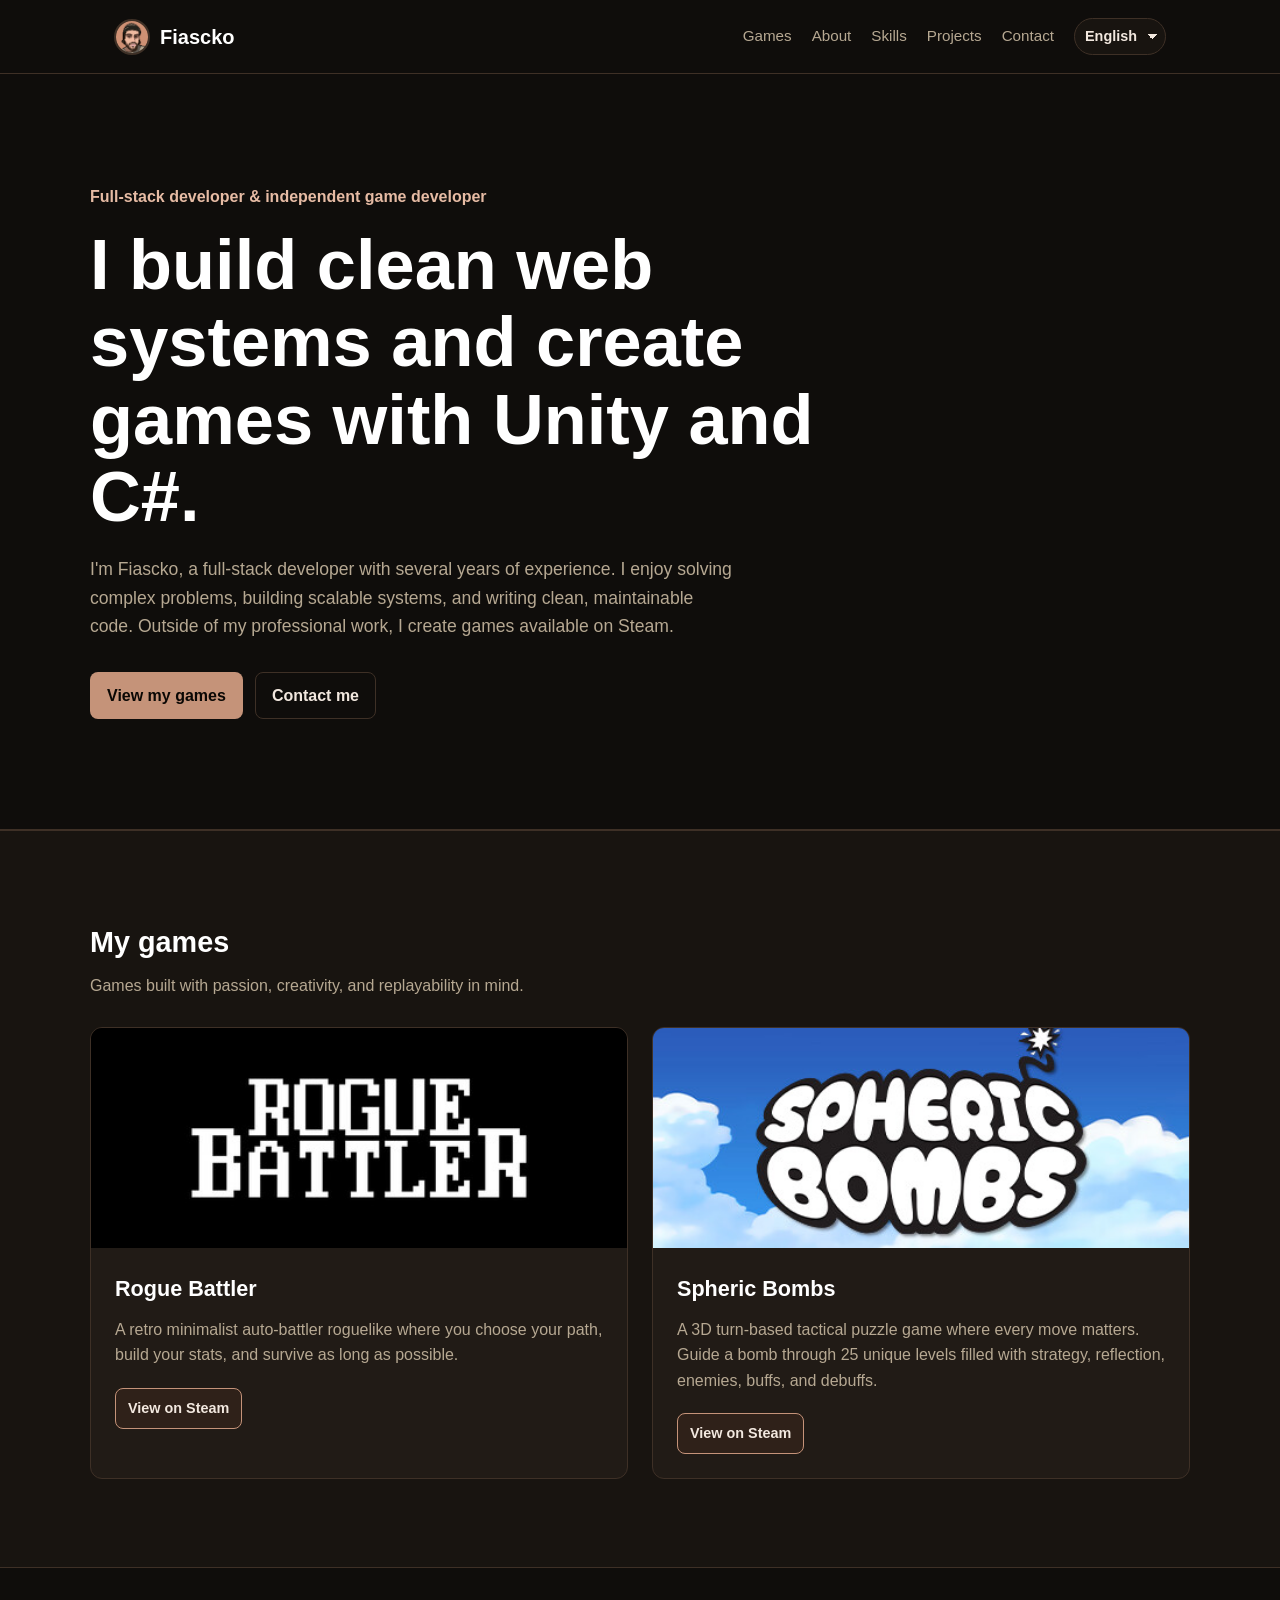
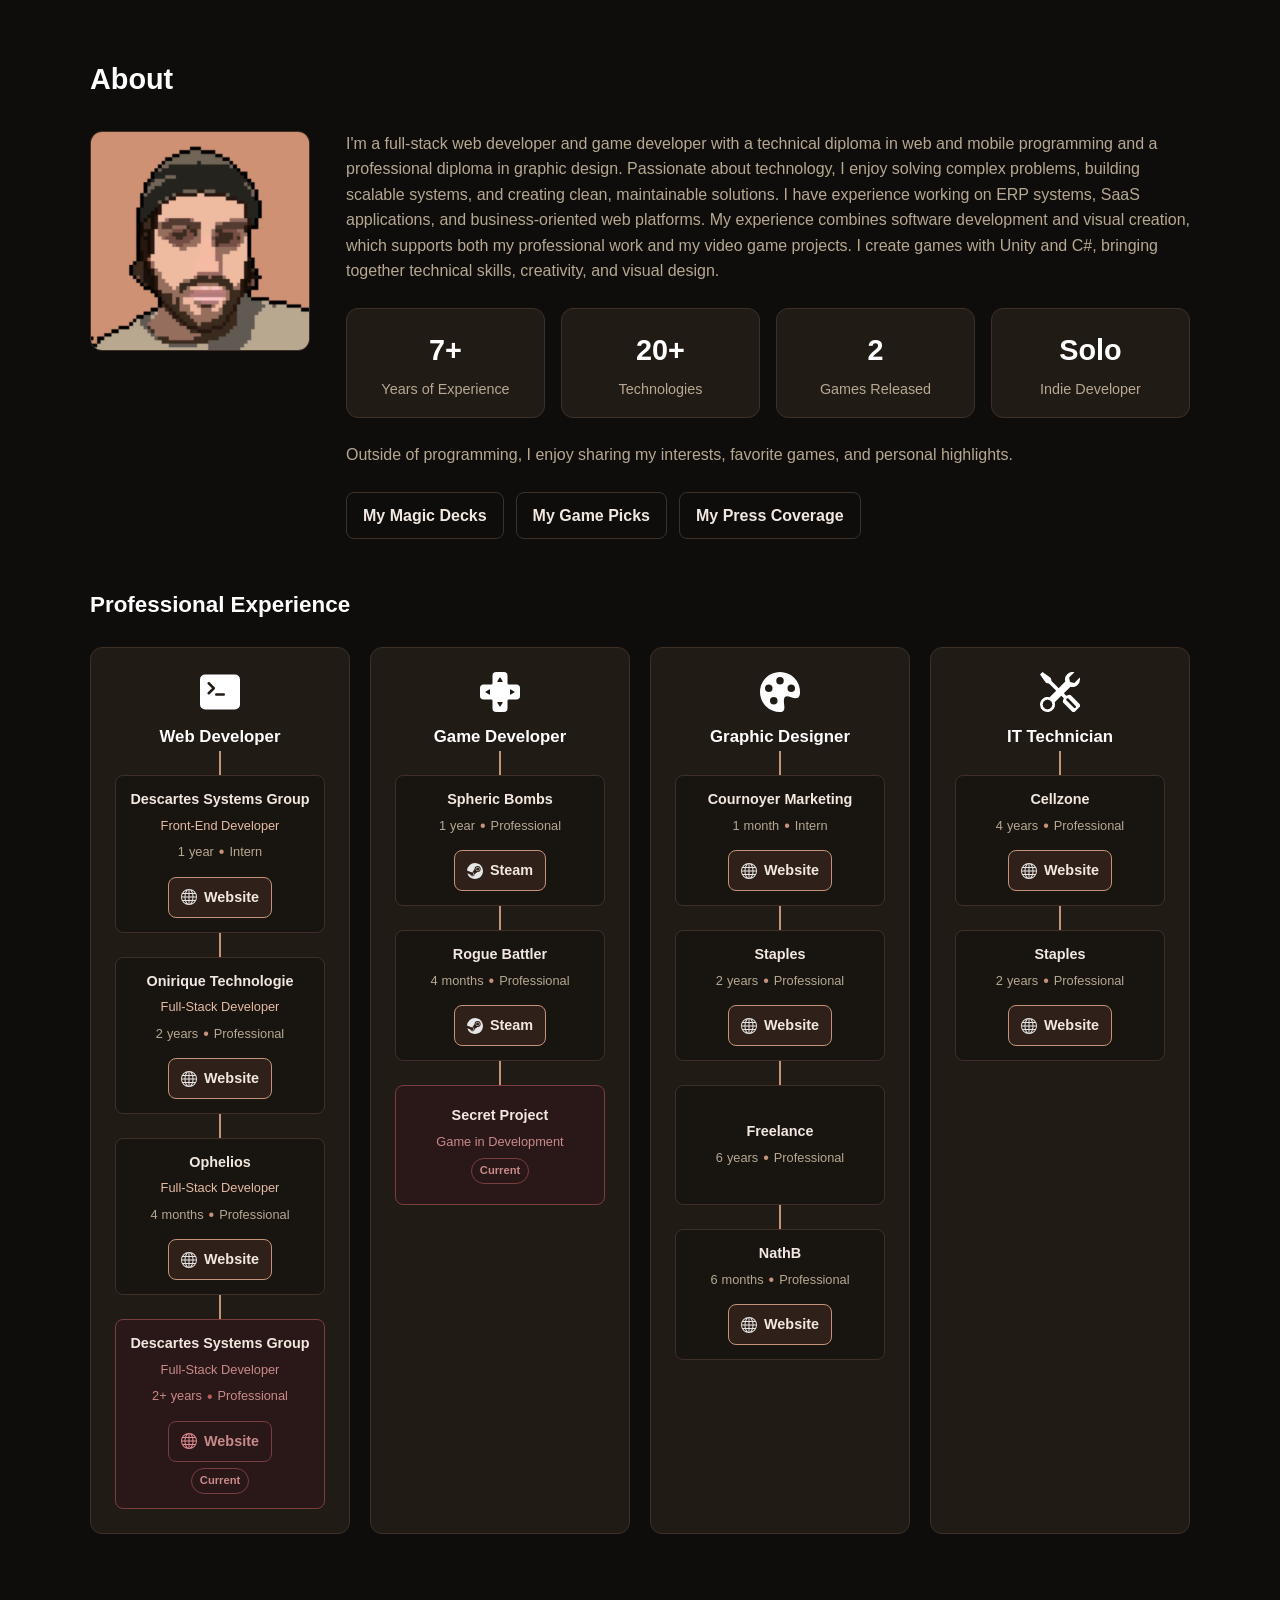
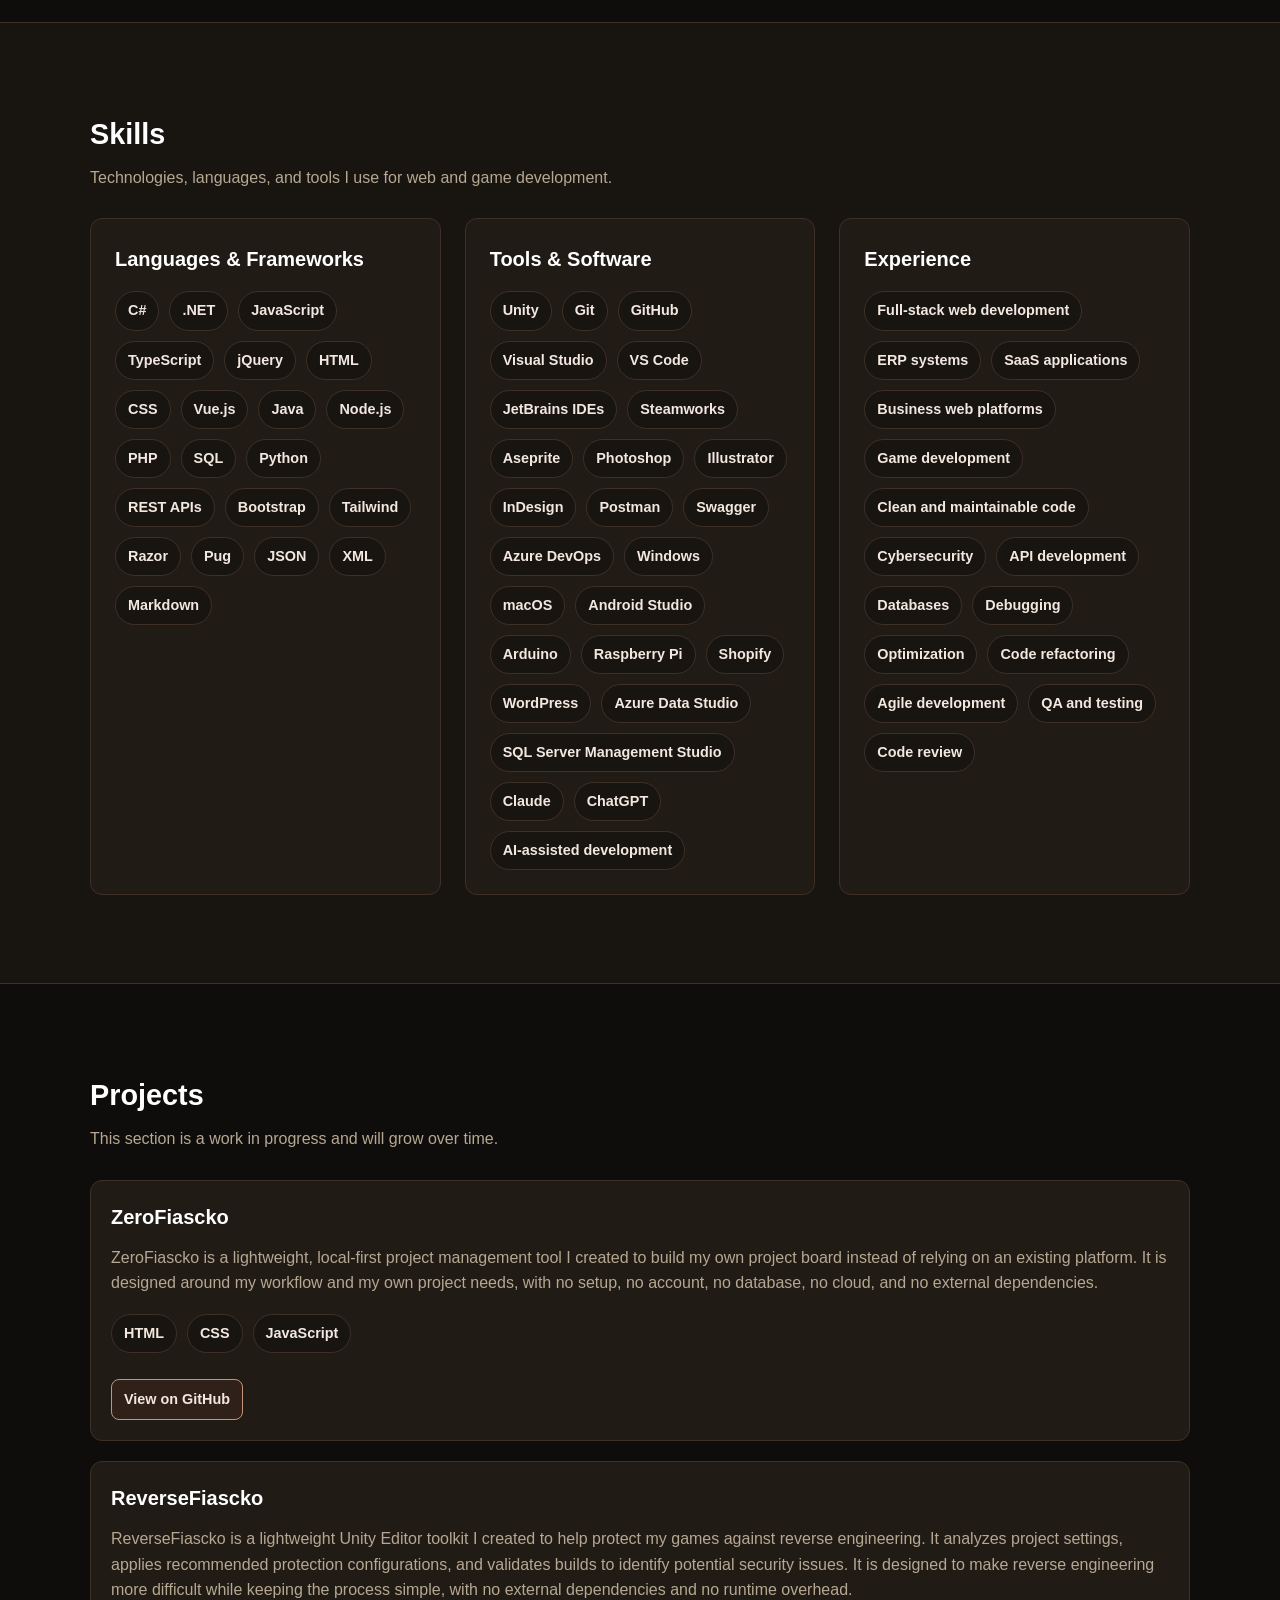
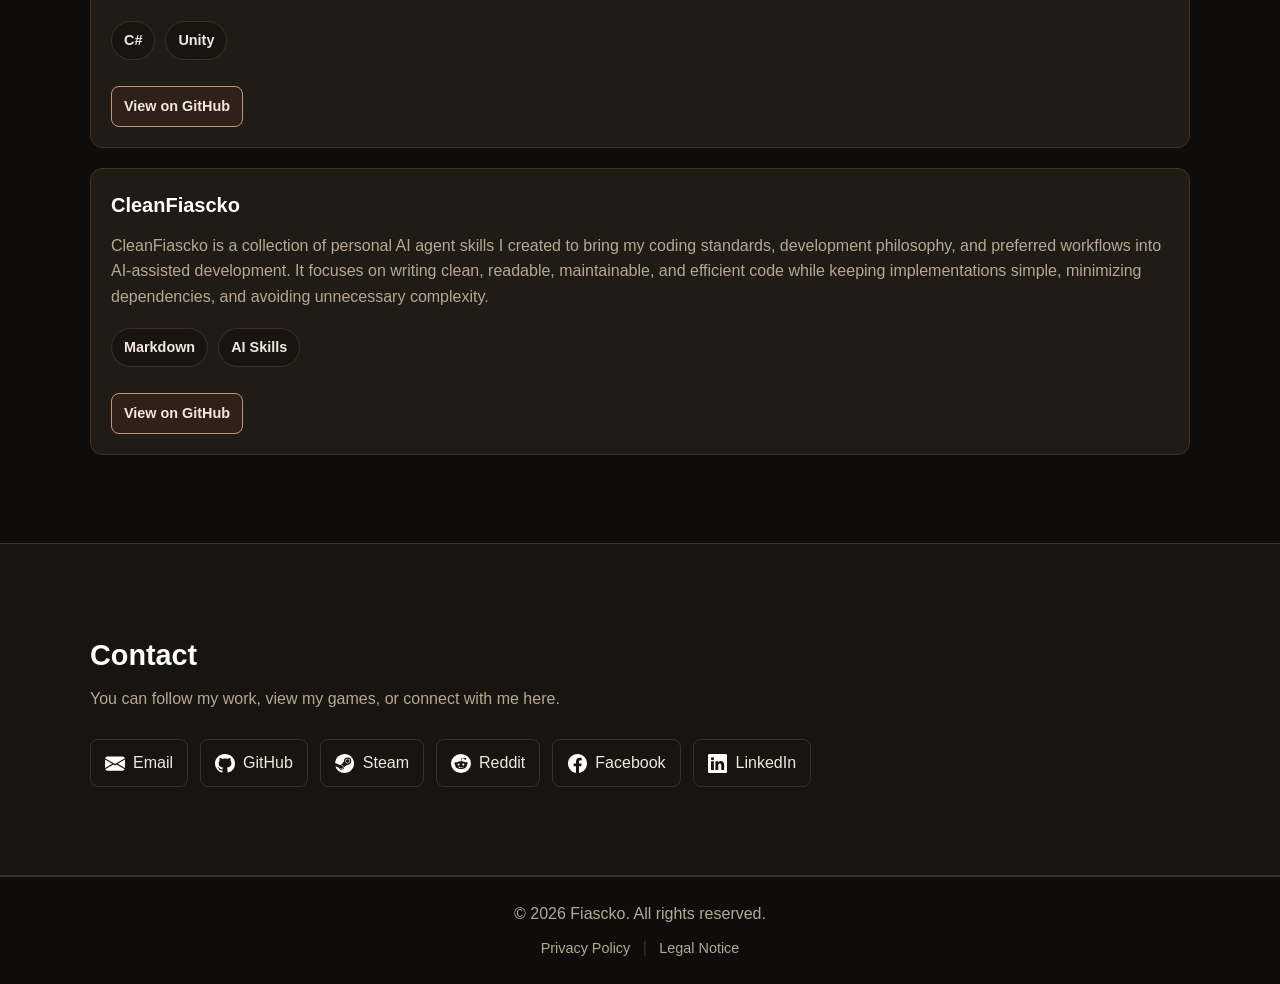
<file: index.html>
<!-- Copyright (c) Fiascko. All rights reserved. | Project: fiascko.com | File: index.html -->
<!DOCTYPE html>
<html lang="en">
<head>
  <meta charset="UTF-8" />
  <meta name="viewport" content="width=device-width, initial-scale=1.0" />
  <meta
    name="description"
    content="Fiascko is a full-stack developer and independent game developer creating clean web systems and games with Unity and C#."
  />
  <title>Fiascko | Full-Stack Developer & Game Developer</title>
  <link rel="canonical" href="https://www.fiascko.com/"/>
  <link rel="icon" type="image/png" href="assets/logo/favicon.png"/>
  <link rel="stylesheet" href="css/style.css"/>
</head>
<body id="top">
  <header class="site-header">
    <nav class="navbar">
      <a href="#top" class="logo" aria-label="Fiascko home">
        <img
          src="assets/logo/profile.jpg"
          alt="Fiascko logo"
          class="logo-image"
        />
        <span>Fiascko</span>
      </a>
      <div class="nav-links">
        <a href="#games" class="nav-link" data-locale="nav_games">Games</a>
        <a href="#about" class="nav-link" data-locale="nav_about">About</a>
        <a href="#skills" class="nav-link" data-locale="nav_skills">Skills</a>
        <a href="#projects" class="nav-link" data-locale="nav_projects">Projects</a>
        <a href="#contact" class="nav-link" data-locale="nav_contact">Contact</a>
        <div class="locale-select-wrapper">
          <select id="locale-select" class="locale-select" aria-label="Language">
            <option
              value="en"
              data-label-en="English"
              data-label-fr="Anglais"
              data-label-it="Inglese"
              data-label-es="Inglés"
            >
              English
            </option>
            <option
              value="fr"
              data-label-en="French"
              data-label-fr="Français"
              data-label-it="Francese"
              data-label-es="Francés"
            >
              French
            </option>
            <option
              value="es"
              data-label-en="Spanish"
              data-label-fr="Espagnol"
              data-label-it="Spagnolo"
              data-label-es="Español"
            >
              Spanish
            </option>
            <option
              value="it"
              data-label-en="Italian"
              data-label-fr="Italien"
              data-label-it="Italiano"
              data-label-es="Italiano"
            >
              Italian
            </option>
          </select>
        </div>
      </div>
    </nav>
  </header>
  <main>
    <section class="hero">
      <div class="hero-content">
        <p class="hero-tagline" data-locale="hero_tagline">
          Full-stack developer & independent game developer
        </p>
        <h1 data-locale="hero_title">
          I build clean web systems and create games with Unity and C#.
        </h1>
        <p class="hero-description" data-locale="hero_description">
          I'm Fiascko, a full-stack developer with several years of experience.
          I enjoy solving complex problems, building scalable systems, and
          writing clean, maintainable code. Outside of my professional work, I
          create games available on Steam.
        </p>
        <div class="hero-actions">
          <a href="#games" class="btn btn-primary" data-locale="hero_btn_games">
            View my games
          </a>
          <a href="#contact" class="btn btn-secondary" data-locale="hero_btn_contact">
            Contact me
          </a>
        </div>
      </div>
    </section>
    <section id="games" class="section section-alt">
      <div class="section-header">
        <h2 data-locale="games_title">My games</h2>
        <p data-locale="games_subtitle">
          Games built with passion, creativity, and replayability in mind.
        </p>
      </div>
      <div class="cards-grid">
        <article class="game-card">
          <img
            src="assets/steam-header/rogue-battler-header.jpg"
            alt="Rogue Battler"
            class="game-image"
          />
          <div class="card-content">
            <h3>Rogue Battler</h3>
            <p data-locale="rogue_battler_description">
              A retro minimalist auto-battler roguelike where you choose your
              path, build your stats, and survive as long as possible.
            </p>
            <a
              href="https://store.steampowered.com/app/4527990/Rogue_Battler/"
              class="btn btn-small"
              target="_blank"
              rel="noopener noreferrer"
              data-locale="view_on_steam"
            >
              View on Steam
            </a>
          </div>
        </article>
        <article class="game-card">
          <img
            src="assets/steam-header/spheric-bombs-header.jpg"
            alt="Spheric Bombs"
            class="game-image"
          />
          <div class="card-content">
            <h3>Spheric Bombs</h3>
            <p data-locale="spheric_bombs_description">
              A 3D turn-based tactical puzzle game where every move matters.
              Guide a bomb through 25 unique levels filled with strategy,
              reflection, enemies, buffs, and debuffs.
            </p>
            <a
              href="https://store.steampowered.com/app/2771650/Spheric_Bombs/"
              class="btn btn-small"
              target="_blank"
              rel="noopener noreferrer"
              data-locale="view_on_steam"
            >
              View on Steam
            </a>
          </div>
        </article>
      </div>
    </section>
    <section id="about" class="section">
      <div class="section-header">
        <h2 data-locale="about_title">About</h2>
      </div>
      <div class="about-layout">
        <div class="about-photo">
          <img
            src="assets/logo/profile.jpg"
            alt="Fiascko logo"
          />
        </div>
        <div class="about-content">
          <p data-locale="about_description">
            I'm a full-stack web developer and game developer with a technical diploma in web and mobile programming and a professional diploma in graphic design. Passionate about technology, I enjoy solving complex problems, building scalable systems, and creating clean, maintainable solutions. I have experience working on ERP systems, SaaS applications, and business-oriented web platforms. My experience combines software development and visual creation, which supports both my professional work and my video game projects. I create games with Unity and C#, bringing together technical skills, creativity, and visual design.
          </p>
          <div class="about-stats">
            <div class="about-stat">
              <span class="about-stat-number">7+</span>
              <span class="about-stat-label" data-locale="about_years_experience">Years of Experience</span>
            </div>
            <div class="about-stat">
              <span class="about-stat-number">20+</span>
              <span class="about-stat-label" data-locale="about_technologies">Technologies</span>
            </div>
            <div class="about-stat">
              <span class="about-stat-number">2</span>
              <span class="about-stat-label" data-locale="about_game_released">Games Released</span>
            </div>
            <div class="about-stat">
              <span class="about-stat-number" data-locale="about_solo">Solo</span>
              <span class="about-stat-label" data-locale="about_indie_developer">Indie Developer</span>
            </div>
          </div>
          <p class="about-hobbies" data-locale="about_hobbies">
            Outside of programming, I enjoy sharing my interests, favorite games, and personal highlights.
          </p>
          <div class="about-links">
            <a href="mtg.html" class="btn btn-secondary" data-locale="about_magic_decks">
              My Magic Decks
            </a>
            <a href="game-picks.html" class="btn btn-secondary" data-locale="about_game_picks">
              My Game Picks
            </a>
            <a href="press.html" class="btn btn-secondary" data-locale="about_press">
              My Press Coverage
            </a>
          </div>
        </div>
      </div> 
      <div class="experience-section">
        <h3 class="experience-heading" data-locale="experience_title">
          Professional Experience
        </h3>
        <div class="experience-tree">
          <article class="skill-card experience-branch">
            <div class="experience-category">
              <img src="assets/logo/experience-icons/terminal.svg" alt="" aria-hidden="true">
              <h4 data-locale="experience_web_developer">Web Developer</h4>
            </div>
            <div class="experience-items">
              <div class="experience-item">
                <div class="experience-item-trigger">
                  <strong>Descartes Systems Group</strong>
                  <span class="experience-role" data-locale="experience_frontend">Front-End Developer</span>
                  <div class="experience-meta">
                    <span class="experience-period">
                      <span>1</span>
                      <span data-locale="experience_year">year</span>
                    </span>
                    <span class="experience-separator" aria-hidden="true">•</span>
                    <span data-locale="experience_intern">Intern</span>
                  </div>
                  <a href="https://www.descartes.com/" class="btn btn-small experience-website" target="_blank" rel="noopener noreferrer">
                    <img src="assets/logo/experience-icons/globe.svg" alt="" aria-hidden="true">
                    <span data-locale="experience_website">Website</span>
                  </a>
                </div>
              </div>
              <div class="experience-item">
                <div class="experience-item-trigger">
                  <strong>Onirique Technologie</strong>
                  <span class="experience-role" data-locale="experience_fullstack">Full-Stack Developer</span>
                  <div class="experience-meta">
                    <span class="experience-period">
                      <span>2</span>
                      <span data-locale="experience_years">years</span>
                    </span>
                    <span class="experience-separator" aria-hidden="true">•</span>
                    <span data-locale="experience_professional">Professional</span>
                  </div>
                  <a href="https://onirique.io" class="btn btn-small experience-website" target="_blank" rel="noopener noreferrer">
                    <img src="assets/logo/experience-icons/globe.svg" alt="" aria-hidden="true">
                    <span data-locale="experience_website">Website</span>
                  </a>
                </div>
              </div>
              <div class="experience-item">
                <div class="experience-item-trigger">
                  <strong>Ophelios</strong>
                  <span class="experience-role" data-locale="experience_fullstack">Full-Stack Developer</span>
                  <div class="experience-meta">
                    <span class="experience-period">
                      <span>4</span>
                      <span data-locale="experience_months">months</span>
                    </span>
                    <span class="experience-separator" aria-hidden="true">•</span>
                    <span data-locale="experience_professional">Professional</span>
                  </div>
                  <a href="https://ophelios.com" class="btn btn-small experience-website" target="_blank" rel="noopener noreferrer">
                    <img src="assets/logo/experience-icons/globe.svg" alt="" aria-hidden="true">
                    <span data-locale="experience_website">Website</span>
                  </a>
                </div>
              </div>
              <div class="experience-item experience-item-current">
                <div class="experience-item-trigger">
                  <strong>Descartes Systems Group</strong>
                  <span class="experience-role" data-locale="experience_fullstack">Full-Stack Developer</span>
                  <div class="experience-meta">
                    <span class="experience-period">
                      <span>2+</span>
                      <span data-locale="experience_years">years</span>
                    </span>
                    <span class="experience-separator" aria-hidden="true">•</span>
                    <span data-locale="experience_professional">Professional</span>
                  </div>
                  <a href="https://www.descartes.com/" class="btn btn-small experience-website" target="_blank" rel="noopener noreferrer">
                    <img src="assets/logo/experience-icons/globe.svg" alt="" aria-hidden="true">
                    <span data-locale="experience_website">Website</span>
                  </a>
                  <span class="experience-current" data-locale="experience_current">Current</span>
                </div>
              </div>
            </div>
          </article>
          <article class="skill-card experience-branch">
            <div class="experience-category">
              <img src="assets/logo/experience-icons/dpad.svg" alt="" aria-hidden="true">
              <h4 data-locale="experience_game_developer">Game Developer</h4>
            </div>
            <div class="experience-items">
              <div class="experience-item">
                <div class="experience-item-trigger">
                  <strong>Spheric Bombs</strong>
                  <div class="experience-meta">
                    <span class="experience-period">
                      <span>1</span>
                      <span data-locale="experience_year">year</span>
                    </span>
                    <span class="experience-separator" aria-hidden="true">•</span>
                    <span data-locale="experience_professional">Professional</span>
                  </div>
                  <a href="https://store.steampowered.com/app/2771650/Spheric_Bombs/" class="btn btn-small experience-website" target="_blank" rel="noopener noreferrer">
                    <img src="assets/logo/contact-icons/steam.svg" alt="" aria-hidden="true">
                    <span>Steam</span>
                  </a>
                </div>
              </div>
              <div class="experience-item">
                <div class="experience-item-trigger">
                  <strong>Rogue Battler</strong>
                  <div class="experience-meta">
                    <span class="experience-period">
                      <span>4</span>
                      <span data-locale="experience_months">months</span>
                    </span>
                    <span class="experience-separator" aria-hidden="true">•</span>
                    <span data-locale="experience_professional">Professional</span>
                  </div>
                  <a href="https://store.steampowered.com/app/4527990/Rogue_Battler/" class="btn btn-small experience-website" target="_blank" rel="noopener noreferrer">
                    <img src="assets/logo/contact-icons/steam.svg" alt="" aria-hidden="true">
                    <span>Steam</span>
                  </a>
                </div>
              </div>
              <div class="experience-item experience-item-current">
                <div class="experience-item-trigger">
                  <strong data-locale="experience_secret_project">Secret Project</strong>
                  <span class="experience-role" data-locale="experience_in_development">Game in Development</span>
                  <span class="experience-current" data-locale="experience_current">Current</span>
                </div>
              </div>
            </div>
          </article>
          <article class="skill-card experience-branch">
            <div class="experience-category">
              <img src="assets/logo/experience-icons/palette.svg" alt="" aria-hidden="true">
              <h4 data-locale="experience_graphic_designer">Graphic Designer</h4>
            </div>
            <div class="experience-items">
              <div class="experience-item">
                <div class="experience-item-trigger">
                  <strong>Cournoyer Marketing</strong>
                  <div class="experience-meta">
                    <span class="experience-period">
                      <span>1</span>
                      <span data-locale="experience_month">month</span>
                    </span>
                    <span class="experience-separator" aria-hidden="true">•</span>
                    <span data-locale="experience_intern">Intern</span>
                  </div>
                  <a href="https://www.cournoyer.cc" class="btn btn-small experience-website" target="_blank" rel="noopener noreferrer">
                    <img src="assets/logo/experience-icons/globe.svg" alt="" aria-hidden="true">
                    <span data-locale="experience_website">Website</span>
                  </a>
                </div>
              </div>
              <div class="experience-item">
                <div class="experience-item-trigger">
                  <strong>Staples</strong>
                  <div class="experience-meta">
                    <span class="experience-period">
                      <span>2</span>
                      <span data-locale="experience_years">years</span>
                    </span>
                    <span class="experience-separator" aria-hidden="true">•</span>
                    <span data-locale="experience_professional">Professional</span>
                  </div>
                  <a href="https://www.staples.ca/" class="btn btn-small experience-website" target="_blank" rel="noopener noreferrer">
                    <img src="assets/logo/experience-icons/globe.svg" alt="" aria-hidden="true">
                    <span data-locale="experience_website">Website</span>
                  </a>
                </div>
              </div>
              <div class="experience-item">
                <div class="experience-item-trigger">
                  <strong>Freelance</strong>
                  <div class="experience-meta">
                    <span class="experience-period">
                      <span>6</span>
                      <span data-locale="experience_years">years</span>
                    </span>
                    <span class="experience-separator" aria-hidden="true">•</span>
                    <span data-locale="experience_professional">Professional</span>
                  </div>
                </div>
              </div>
              <div class="experience-item">
                <div class="experience-item-trigger">
                  <strong>NathB</strong>
                  <div class="experience-meta">
                    <span class="experience-period">
                      <span>6</span>
                      <span data-locale="experience_months">months</span>
                    </span>
                    <span class="experience-separator" aria-hidden="true">•</span>
                    <span data-locale="experience_professional">Professional</span>
                  </div>
                  <a href="https://www.nathb.ca" class="btn btn-small experience-website" target="_blank" rel="noopener noreferrer">
                    <img src="assets/logo/experience-icons/globe.svg" alt="" aria-hidden="true">
                    <span data-locale="experience_website">Website</span>
                  </a>
                </div>
              </div>
            </div>
          </article>
          <article class="skill-card experience-branch">
            <div class="experience-category">
              <img src="assets/logo/experience-icons/tools.svg" alt="" aria-hidden="true">
              <h4 data-locale="experience_it_technician">IT Technician</h4>
            </div>
            <div class="experience-items">
              <div class="experience-item">
                <div class="experience-item-trigger">
                  <strong>Cellzone</strong>
                  <div class="experience-meta">
                    <span class="experience-period">
                      <span>4</span>
                      <span data-locale="experience_years">years</span>
                    </span>
                    <span class="experience-separator" aria-hidden="true">•</span>
                    <span data-locale="experience_professional">Professional</span>
                  </div>
                  <a href="https://www.cellzone.ca" class="btn btn-small experience-website" target="_blank" rel="noopener noreferrer">
                    <img src="assets/logo/experience-icons/globe.svg" alt="" aria-hidden="true">
                    <span data-locale="experience_website">Website</span>
                  </a>
                </div>
              </div>
              <div class="experience-item">
                <div class="experience-item-trigger">
                  <strong>Staples</strong>
                  <div class="experience-meta">
                    <span class="experience-period">
                      <span>2</span>
                      <span data-locale="experience_years">years</span>
                    </span>
                    <span class="experience-separator" aria-hidden="true">•</span>
                    <span data-locale="experience_professional">Professional</span>
                  </div>
                  <a href="https://www.staples.ca/" class="btn btn-small experience-website" target="_blank" rel="noopener noreferrer">
                    <img src="assets/logo/experience-icons/globe.svg" alt="" aria-hidden="true">
                    <span data-locale="experience_website">Website</span>
                  </a>
                </div>
              </div>
            </div>
          </article>
        </div>
      </div>
    </section>
    <section id="skills" class="section section-alt">
      <div class="section-header">
        <h2 data-locale="skills_title">Skills</h2>
        <p data-locale="skills_subtitle">
          Technologies, languages, and tools I use for web and game development.
        </p>
      </div>
      <div class="skills-grid">
        <article class="skill-card">
          <h3 data-locale="skills_languages_title">Languages & Frameworks</h3>
          <div class="skill-tags">
            <span>C#</span>
            <span>.NET</span>
            <span>JavaScript</span>
            <span>TypeScript</span>
            <span>jQuery</span>
            <span>HTML</span>
            <span>CSS</span>
            <span>Vue.js</span>
            <span>Java</span>
            <span>Node.js</span>
            <span>PHP</span>
            <span>SQL</span>
            <span>Python</span>
            <span>REST APIs</span>
            <span>Bootstrap</span>
            <span>Tailwind</span>
            <span>Razor</span>  
            <span>Pug</span>
            <span>JSON</span>  
            <span>XML</span>
            <span>Markdown</span>  
          </div>
        </article>
        <article class="skill-card">
          <h3 data-locale="skills_tools_title">Tools & Software</h3>
          <div class="skill-tags">
            <span>Unity</span>
            <span>Git</span>
            <span>GitHub</span>
            <span>Visual Studio</span>
            <span>VS Code</span>
            <span>JetBrains IDEs</span>
            <span>Steamworks</span>
            <span>Aseprite</span>
            <span>Photoshop</span>
            <span>Illustrator</span>
            <span>InDesign</span>
            <span>Postman</span>
            <span>Swagger</span>
            <span>Azure DevOps</span>
            <span>Windows</span>
            <span>macOS</span>
            <span>Android Studio</span>
            <span>Arduino</span>
            <span>Raspberry Pi</span>
            <span>Shopify</span>
            <span>WordPress</span>
            <span>Azure Data Studio</span>
            <span>SQL Server Management Studio</span>
            <span>Claude</span>
            <span>ChatGPT</span>
            <span>AI-assisted development</span>
          </div>
        </article>
        <article class="skill-card">
          <h3 data-locale="skills_experience_title">Experience</h3>
          <div class="skill-tags">
            <span data-locale="skill_full_stack">Full-stack web development</span>
            <span data-locale="skill_erp">ERP systems</span>
            <span data-locale="skill_saas">SaaS applications</span>
            <span data-locale="skill_business_platforms">Business web platforms</span>
            <span data-locale="skill_game_dev">Game development</span>
            <span data-locale="skill_clean_code">Clean and maintainable code</span>
            <span data-locale="skill_cybersecurity">Cybersecurity</span>
            <span data-locale="skill_api_development">API development</span>
            <span data-locale="skill_databases">Databases</span>
            <span data-locale="skill_debugging">Debugging</span>
            <span data-locale="skill_optimization">Optimization</span>
            <span data-locale="skill_code_refactoring">Code refactoring</span>
            <span data-locale="skill_agile_development">Agile development</span>
            <span data-locale="skill_qa">QA and testing</span>
            <span data-locale="skill_code_review">Code review</span>
          </div>
        </article>
      </div>
    </section>
    <section id="projects" class="section">
      <div class="section-header">
        <h2 data-locale="projects_title">Projects</h2>
        <p data-locale="projects_subtitle">
          This section is a work in progress and will grow over time.
        </p>
      </div>
      <div class="projects-grid">
        <article class="project-card">
          <h3>ZeroFiascko</h3>
          <p data-locale="project_zero_fiascko_description">
            ZeroFiascko is a lightweight, local-first project management tool I created to build my own project board instead of relying on an existing platform. It is designed around my workflow and my own project needs, with no setup, no account, no database, no cloud, and no external dependencies.
          </p>
          <div class="skill-tags project-tags">
            <span>HTML</span>
            <span>CSS</span>
            <span>JavaScript</span>
          </div>
          <a
            href="https://github.com/fiascko/ZeroFiascko"
            class="btn btn-small"
            target="_blank"
            rel="noopener noreferrer"
            data-locale="view_on_github"
          >
            View on GitHub
          </a>
        </article>
        <article class="project-card">
          <h3>ReverseFiascko</h3>
          <p data-locale="project_reverse_fiascko_description">
            ReverseFiascko is a lightweight Unity Editor toolkit I created to help protect my games against reverse engineering. It analyzes project settings, applies recommended protection configurations, and validates builds to identify potential security issues. It is designed to make reverse engineering more difficult while keeping the process simple, with no external dependencies and no runtime overhead.
          </p>
          <div class="skill-tags project-tags">
            <span>C#</span>
            <span>Unity</span>
          </div>
          <a
            href="https://github.com/fiascko/ReverseFiascko"
            class="btn btn-small"
            target="_blank"
            rel="noopener noreferrer"
            data-locale="view_on_github"
          >
            View on GitHub
          </a>
        </article>
        <article class="project-card">
          <h3>CleanFiascko</h3>
          <p data-locale="project_clean_fiascko_description">
            CleanFiascko is a collection of personal AI agent skills I created to bring my coding standards, development philosophy, and preferred workflows into AI-assisted development. It focuses on writing clean, readable, maintainable, and efficient code while keeping implementations simple, minimizing dependencies, and avoiding unnecessary complexity.
          </p>
          <div class="skill-tags project-tags">
            <span>Markdown</span>
            <span>AI Skills</span>
          </div>
          <a
            href="https://github.com/fiascko/CleanFiascko"
            class="btn btn-small"
            target="_blank"
            rel="noopener noreferrer"
            data-locale="view_on_github"
          >
            View on GitHub
          </a>
        </article>
      </div>
    </section>
    <section id="contact" class="section section-alt">
      <div class="section-header">
        <h2 data-locale="contact_title">Contact</h2>
        <p data-locale="contact_subtitle">
          You can follow my work, view my games, or connect with me here.
        </p>
      </div>
      <div class="social-links">
        <a
          href="mailto:help_fiascko@outlook.com"
          aria-label="Send an email to help_fiascko@outlook.com"
        >
          <img
            src="assets/logo/contact-icons/mail.svg"
            alt="Icon Mail"
            class="social-icon"
            aria-hidden="true"
          >
          <span>Email</span>
        </a>
        <a
          href="https://github.com/fiascko"
          target="_blank"
          rel="noopener noreferrer"
        >
          <img
            src="assets/logo/contact-icons/github.svg"
            alt="Icon Github"
            class="social-icon"
            aria-hidden="true"
          >
          <span>GitHub</span>
        </a>
        <a
          href="https://store.steampowered.com/developer/fiascko"
          target="_blank"
          rel="noopener noreferrer"
        >
          <img
            src="assets/logo/contact-icons/steam.svg"
            alt="Icon Steam"
            class="social-icon"
            aria-hidden="true"
          >
          <span>Steam</span>
        </a>
        <a
          href="https://www.reddit.com/user/FIASCK0/"
          target="_blank"
          rel="noopener noreferrer"
        >
          <img
            src="assets/logo/contact-icons/reddit.svg"
            alt="Icon Reddit"
            class="social-icon"
            aria-hidden="true"
          >
          <span>Reddit</span>
        </a>
        <a
          href="https://www.facebook.com/Fiasck0"
          target="_blank"
          rel="noopener noreferrer"
        >
          <img
            src="assets/logo/contact-icons/facebook.svg"
            alt="Icon Facebook"
            class="social-icon"
            aria-hidden="true"
          >
          <span>Facebook</span>
        </a>
        <a
          href="https://www.linkedin.com/in/jeremy-ethier"
          target="_blank"
          rel="noopener noreferrer"
        >
          <img
            src="assets/logo/contact-icons/linkedin.svg"
            alt="Icon Linkedin"
            class="social-icon"
            aria-hidden="true"
          >
          <span>LinkedIn</span>
        </a>
      </div>
    </section>
  </main>
  <footer class="site-footer">
    <p>
      © <span id="current-year"></span> Fiascko.
      <span data-locale="footer_rights">All rights reserved.</span>
    </p>
    <p class="footer-links">
      <a href="privacy.html" data-locale="footer_privacy">Privacy Policy</a>
      <span class="footer-separator">|</span>
      <a href="legal.html" data-locale="footer_legal">Legal Notice</a>
    </p>
  </footer>
  <button id="back-to-top" class="back-to-top" type="button" aria-label="Back to top">
    ↑
  </button>
  <script src="js/locales/en.js"></script>
  <script src="js/locales/fr.js"></script>
  <script src="js/locales/es.js"></script>
  <script src="js/locales/it.js"></script>
  <script src="js/locales.js"></script>
  <script src="js/main.js"></script>
</body>
</html>
</file>
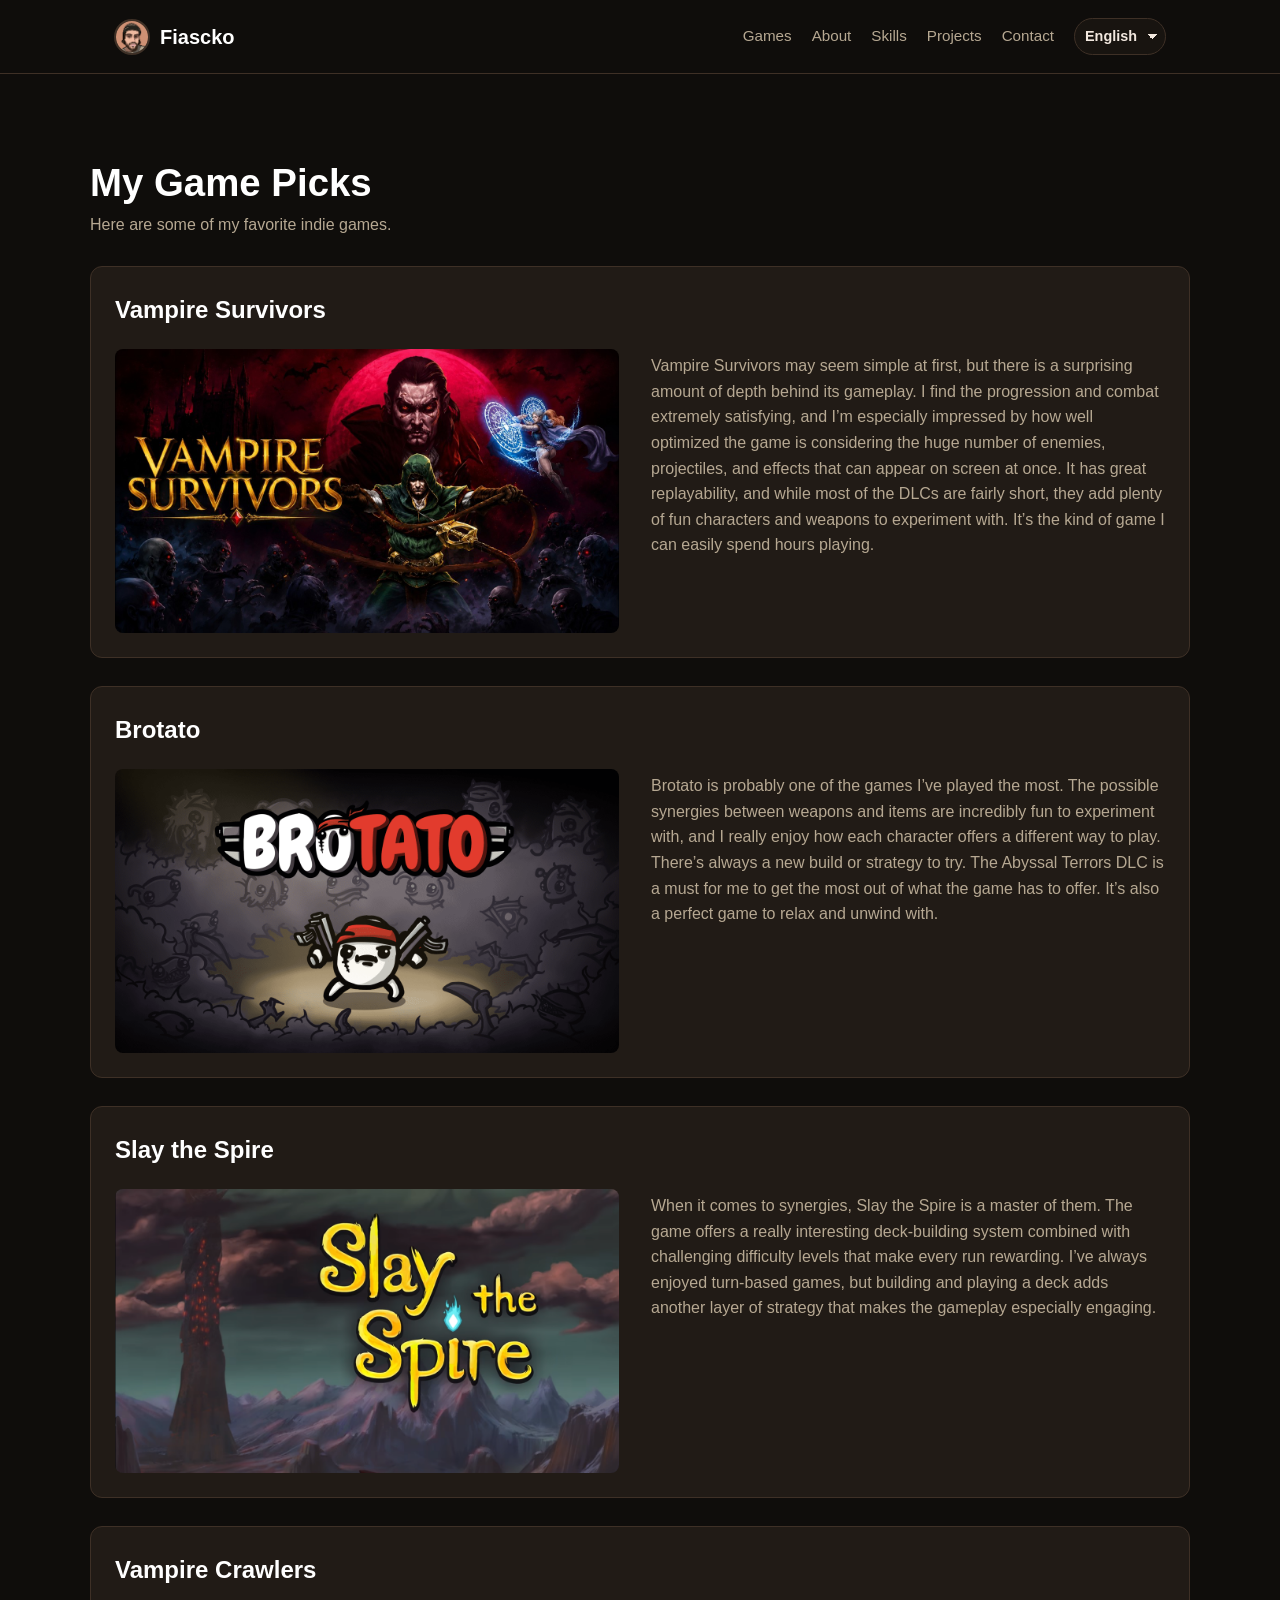
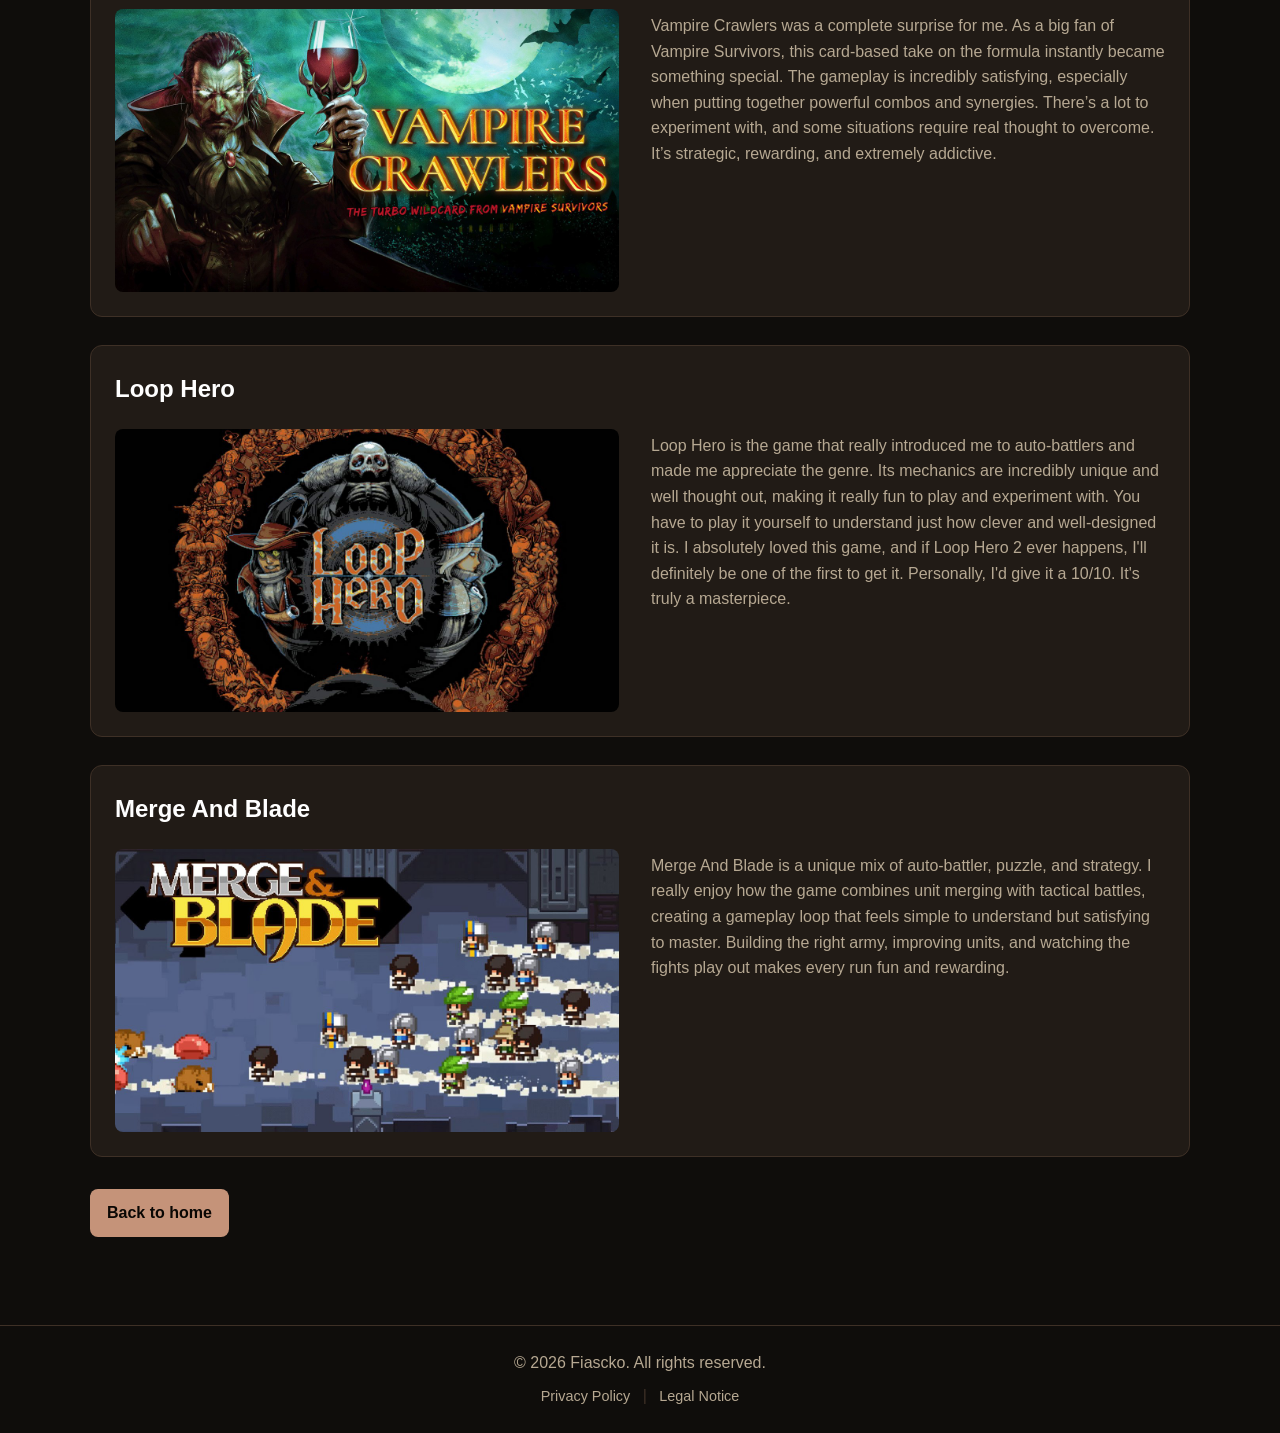
<file: game-picks.html>
<!-- Copyright (c) Fiascko. All rights reserved. | Project: fiascko.com | File: game-picks.html -->
<!DOCTYPE html>
<html lang="en" data-current-locale="en">
<head>
  <meta charset="UTF-8">
  <meta name="viewport" content="width=device-width, initial-scale=1.0">
  <meta name="robots" content="noindex"/>
  <meta
    name="description"
    content="Discover some of Fiascko's favorite indie games."
  >
  <title>Fiascko | My Game Picks</title>
  <link rel="canonical" href="https://www.fiascko.com/game-picks.html"/>
  <link rel="icon" type="image/png" href="assets/logo/favicon.png"/>
  <link rel="stylesheet" href="css/style.css"/>
</head>
<body>
  <header class="site-header">
    <nav class="navbar">
      <a href="index.html" class="logo">
        <img
          src="assets/logo/profile.jpg"
          alt="Fiascko logo"
          class="logo-image"
        >
        <span>Fiascko</span>
      </a>
      <div class="nav-links">
        <a href="index.html#games" data-locale="nav_games">Games</a>
        <a href="index.html#about" data-locale="nav_about">About</a>
        <a href="index.html#skills" data-locale="nav_skills">Skills</a>
        <a href="index.html#projects" data-locale="nav_projects">Projects</a>
        <a href="index.html#contact" data-locale="nav_contact">Contact</a>
        <div class="locale-select-wrapper">
          <select id="locale-select" class="locale-select" aria-label="Language">
            <option
              value="en"
              data-label-en="English"
              data-label-fr="Anglais"
              data-label-it="Inglese"
              data-label-es="Inglés"
            >
              English
            </option>
            <option
              value="fr"
              data-label-en="French"
              data-label-fr="Français"
              data-label-it="Francese"
              data-label-es="Francés"
            >
              French
            </option>
            <option
              value="es"
              data-label-en="Spanish"
              data-label-fr="Espagnol"
              data-label-it="Spagnolo"
              data-label-es="Español"
            >
              Spanish
            </option>
            <option
              value="it"
              data-label-en="Italian"
              data-label-fr="Italien"
              data-label-it="Italiano"
              data-label-es="Italiano"
            >
              Italian
            </option>
          </select>
        </div>
      </div>
    </nav>
  </header>
  <main>
    <section class="section game-picks-page">
      <div class="section-header">
        <h1 data-locale="game_picks_title">
          My Game Picks
        </h1>
        <p data-locale="game_picks_description">
          Here are some of my favorite indie games.
        </p>
      </div>
      <div class="game-picks-grid">
        <article class="game-pick-card">
          <h2>Vampire Survivors</h2>
          <div class="game-pick-body">
            <img
              src="assets/game-picks/vampire-survivors-banner.jpg"
              alt="Vampire Survivors"
              class="game-pick-image"
            >
            <div class="game-pick-content">
              <p data-locale="game_pick_vampire_survivors_description">
                Vampire Survivors may seem simple at first, but there is a surprising amount of depth behind its gameplay. I find the progression and combat extremely satisfying, and I’m especially impressed by how well optimized the game is considering the huge number of enemies, projectiles, and effects that can appear on screen at once. It has great replayability, and while most of the DLCs are fairly short, they add plenty of fun characters and weapons to experiment with. It’s the kind of game I can easily spend hours playing.
              </p>
            </div>
          </div>
        </article>
        <article class="game-pick-card">
          <h2>Brotato</h2>
          <div class="game-pick-body">
            <img
              src="assets/game-picks/brotato-banner.png"
              alt="Brotato"
              class="game-pick-image"
            >
            <div class="game-pick-content">
              <p data-locale="game_pick_brotato_description">
                Brotato is probably one of the games I’ve played the most. The possible synergies between weapons and items are incredibly fun to experiment with, and I really enjoy how each character offers a different way to play. There’s always a new build or strategy to try. The Abyssal Terrors DLC is a must for me to get the most out of what the game has to offer. It’s also a perfect game to relax and unwind with.
              </p>
            </div>
          </div>
        </article>
        <article class="game-pick-card">
          <h2>Slay the Spire</h2>
          <div class="game-pick-body">
            <img
              src="assets/game-picks/slay-the-spire-banner.png"
              alt="Slay the Spire"
              class="game-pick-image"
            >
            <div class="game-pick-content">
              <p data-locale="game_pick_slay_the_spire_description">
                When it comes to synergies, Slay the Spire is a master of them. The game offers a really interesting deck-building system combined with challenging difficulty levels that make every run rewarding. I’ve always enjoyed turn-based games, but building and playing a deck adds another layer of strategy that makes the gameplay especially engaging.
              </p>
            </div>
          </div>
        </article>
        <article class="game-pick-card">
          <h2>Vampire Crawlers</h2>
          <div class="game-pick-body">
            <img
              src="assets/game-picks/vampire-crawlers-banner.jpg"
              alt="Vampire Crawlers"
              class="game-pick-image"
            >
            <div class="game-pick-content">
              <p data-locale="game_pick_vampire_crawlers_description">
                Vampire Crawlers was a complete surprise for me. As a big fan of Vampire Survivors, this card-based take on the formula instantly became something special. The gameplay is incredibly satisfying, especially when putting together powerful combos and synergies. There’s a lot to experiment with, and some situations require real thought to overcome. It’s strategic, rewarding, and extremely addictive.
              </p>
            </div>
          </div>
        </article>
        <article class="game-pick-card">
          <h2>Loop Hero</h2>
          <div class="game-pick-body">
            <img
              src="assets/game-picks/loop-hero-banner.jpg"
              alt="Loop Hero"
              class="game-pick-image"
            >
            <div class="game-pick-content">
              <p data-locale="game_pick_loop_hero_description">
                Loop Hero is the game that really introduced me to auto-battlers and made me appreciate the genre. Its mechanics are incredibly unique and well thought out, making it really fun to play and experiment with. You have to play it yourself to understand just how clever and well-designed it is. I absolutely loved this game, and if Loop Hero 2 ever happens, I'll definitely be one of the first to get it. Personally, I'd give it a 10/10. It's truly a masterpiece.
              </p>
            </div>
          </div>
        </article>
        <article class="game-pick-card">
          <h2>Merge And Blade</h2>
          <div class="game-pick-body">
            <img
              src="assets/game-picks/merge-and-blade-banner.jpg"
              alt="Merge And Blade"
              class="game-pick-image"
            >
            <div class="game-pick-content">
              <p data-locale="game_pick_merge_and_blade_description">
                Merge And Blade is a unique mix of auto-battler, puzzle, and strategy. I really enjoy how the game combines unit merging with tactical battles, creating a gameplay loop that feels simple to understand but satisfying to master. Building the right army, improving units, and watching the fights play out makes every run fun and rewarding.
              </p>
            </div>
          </div>
        </article>
      </div>
      <div class="hero-actions game-picks-actions">
        <a
          href="index.html"
          class="btn btn-primary"
          data-locale="back_home"
        >
          Back to home
        </a>
      </div>
    </section>
  </main>
  <footer class="site-footer">
    <p>
      © <span id="current-year"></span> Fiascko.
      <span data-locale="footer_rights">All rights reserved.</span>
    </p>
    <p class="footer-links">
      <a
        href="privacy.html"
        data-locale="footer_privacy"
      >
        Privacy Policy
      </a>
      <span class="footer-separator">|</span>
      <a
        href="legal.html"
        data-locale="footer_legal"
      >
        Legal Notice
      </a>
    </p>
  </footer>
  <button
    id="back-to-top"
    class="back-to-top"
    type="button"
    aria-label="Back to top"
  >
    ↑
  </button>
  <script src="js/locales/en.js"></script>
  <script src="js/locales/fr.js"></script>
  <script src="js/locales/es.js"></script>
  <script src="js/locales/it.js"></script>
  <script src="js/locales.js"></script>
  <script src="js/main.js"></script>
</body>
</html>
</file>
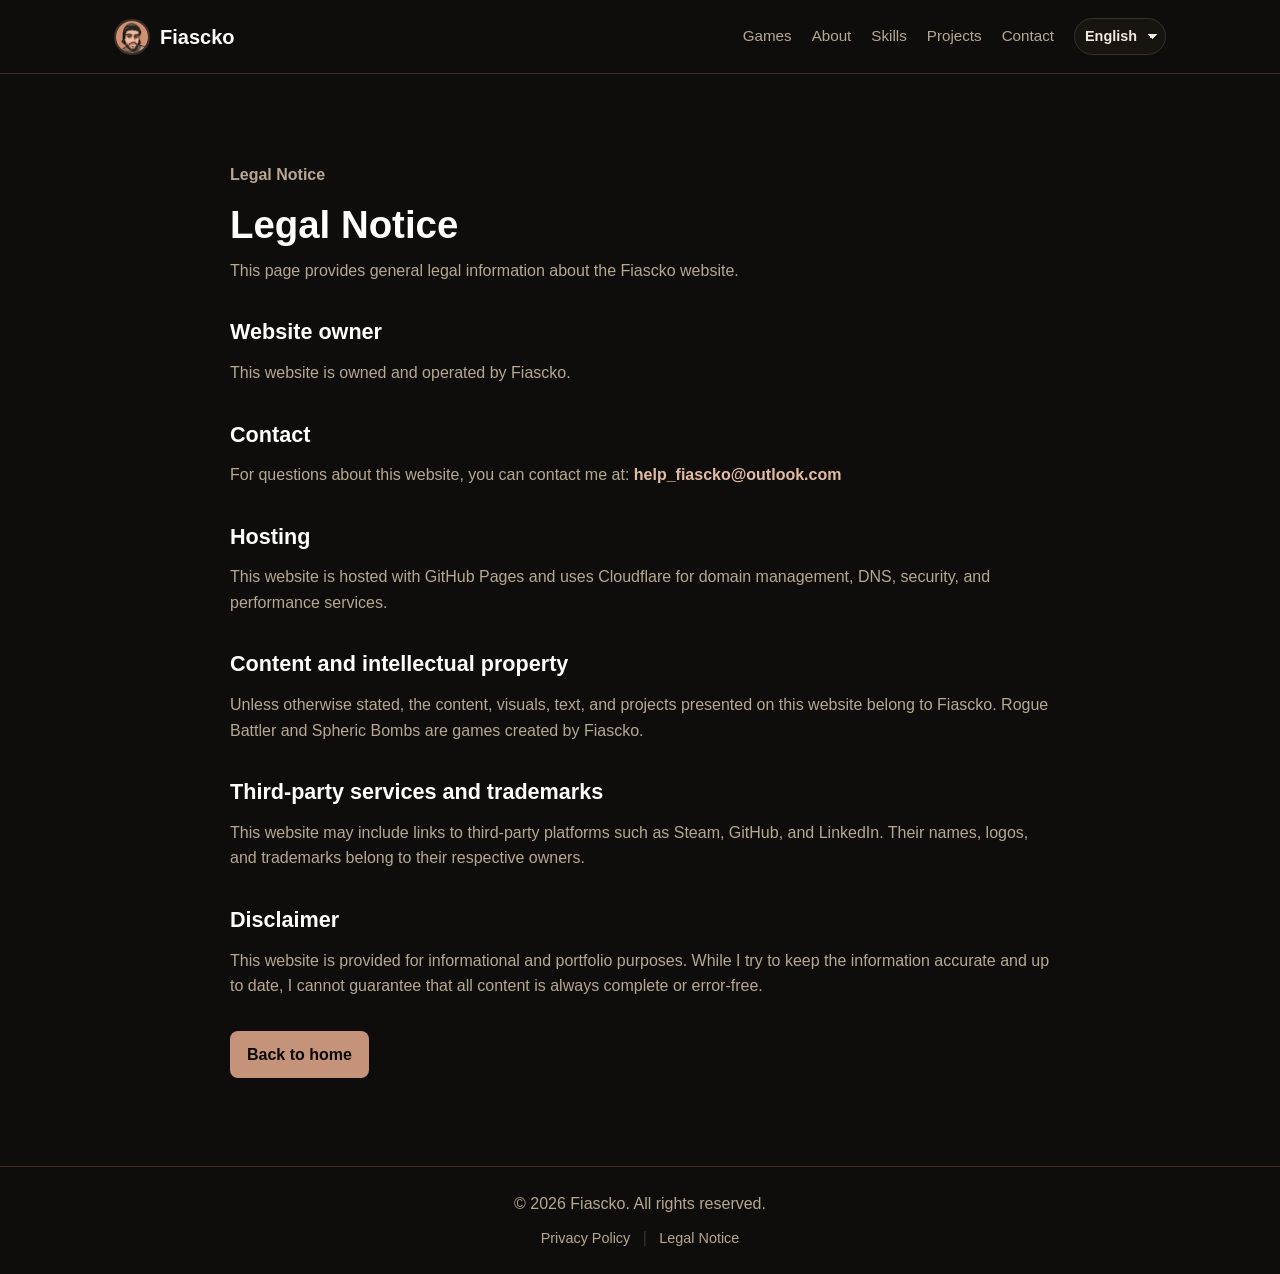
<file: legal.html>
<!-- Copyright (c) Fiascko. All rights reserved. | Project: fiascko.com | File: legal.html -->
<!DOCTYPE html>
<html lang="en">
<head>
  <meta charset="UTF-8"/>
  <meta name="viewport" content="width=device-width, initial-scale=1.0"/>
  <meta name="robots" content="noindex"/>
  <meta
    name="description"
    content="Legal notice for the Fiascko website."
  />
  <title>Fiascko | Legal Notice</title>
  <link rel="canonical" href="https://www.fiascko.com/legal.html"/>
  <link rel="icon" type="image/png" href="assets/logo/favicon.png"/>
  <link rel="stylesheet" href="css/style.css"/>
</head>
<body id="top">
  <header class="site-header">
    <nav class="navbar">
      <a href="index.html" class="logo" aria-label="Fiascko home">
        <img
          src="assets/logo/profile.jpg"
          alt="Fiascko logo"
          class="logo-image"
        />
        <span>Fiascko</span>
      </a>
      <div class="nav-links">
        <a href="index.html#games" data-locale="nav_games">Games</a>
        <a href="index.html#about" data-locale="nav_about">About</a>
        <a href="index.html#skills" data-locale="nav_skills">Skills</a>
        <a href="index.html#projects" data-locale="nav_projects">Projects</a>
        <a href="index.html#contact" data-locale="nav_contact">Contact</a>
        <div class="locale-select-wrapper">
          <select id="locale-select" class="locale-select" aria-label="Language">
            <option
              value="en"
              data-label-en="English"
              data-label-fr="Anglais"
              data-label-it="Inglese"
              data-label-es="Inglés"
            >
              English
            </option>
            <option
              value="fr"
              data-label-en="French"
              data-label-fr="Français"
              data-label-it="Francese"
              data-label-es="Francés"
            >
              French
            </option>
            <option
              value="es"
              data-label-en="Spanish"
              data-label-fr="Espagnol"
              data-label-it="Spagnolo"
              data-label-es="Español"
            >
              Spanish
            </option>
            <option
              value="it"
              data-label-en="Italian"
              data-label-fr="Italien"
              data-label-it="Italiano"
              data-label-es="Italiano"
            >
              Italian
            </option>
          </select>
        </div>
      </div>
    </nav>
  </header>
  <main>
    <section class="section legal-page">
      <div class="legal-content">
        <p class="hero-tagline" data-locale="legal_tagline">Legal Notice</p>
        <h1 data-locale="legal_title">Legal Notice</h1>
        <p data-locale="legal_intro">
          This page provides general legal information about the Fiascko website.
        </p>
        <h2 data-locale="legal_owner_title">Website owner</h2>
        <p data-locale="legal_owner_text">
          This website is owned and operated by Fiascko.
        </p>
        <h2 data-locale="legal_contact_title">Contact</h2>
        <p>
          <span data-locale="legal_contact_text">
            For questions about this website, you can contact me at:
          </span>
          <a href="mailto:help_fiascko@outlook.com">help_fiascko@outlook.com</a>
        </p>
        <h2 data-locale="legal_hosting_title">Hosting</h2>
        <p data-locale="legal_hosting_text">
          This website is hosted with GitHub Pages.
        </p>
        <h2 data-locale="legal_content_title">Content and intellectual property</h2>
        <p data-locale="legal_content_text">
          Unless otherwise stated, the content, visuals, text, and projects presented on this website belong to Fiascko. Rogue Battler and Spheric Bombs are games created by Fiascko.
        </p>
        <h2 data-locale="legal_third_party_title">Third-party services and trademarks</h2>
        <p data-locale="legal_third_party_text">
          This website may include links to third-party platforms such as Steam, GitHub, and LinkedIn. Their names, logos, and trademarks belong to their respective owners.
        </p>
        <h2 data-locale="legal_disclaimer_title">Disclaimer</h2>
        <p data-locale="legal_disclaimer_text">
          This website is provided for informational and portfolio purposes. While I try to keep the information accurate and up to date, I cannot guarantee that all content is always complete or error-free.
        </p>
        <div class="hero-actions legal-actions">
          <a href="index.html" class="btn btn-primary" data-locale="back_home">
            Back to home
          </a>
        </div>
      </div>
    </section>
  </main>
  <footer class="site-footer">
    <p>
      © <span id="current-year"></span> Fiascko.
      <span data-locale="footer_rights">All rights reserved.</span>
    </p>
    <p class="footer-links">
      <a href="privacy.html" data-locale="footer_privacy">Privacy Policy</a>
      <span class="footer-separator">|</span>
      <a href="legal.html" data-locale="footer_legal">Legal Notice</a>
    </p>
  </footer>
  <button id="back-to-top" class="back-to-top" type="button" aria-label="Back to top">
    ↑
  </button>
  <script src="js/locales/en.js"></script>
  <script src="js/locales/fr.js"></script>
  <script src="js/locales/es.js"></script>
  <script src="js/locales/it.js"></script>
  <script src="js/locales.js"></script>
  <script src="js/main.js"></script>
</body>
</html>
</file>
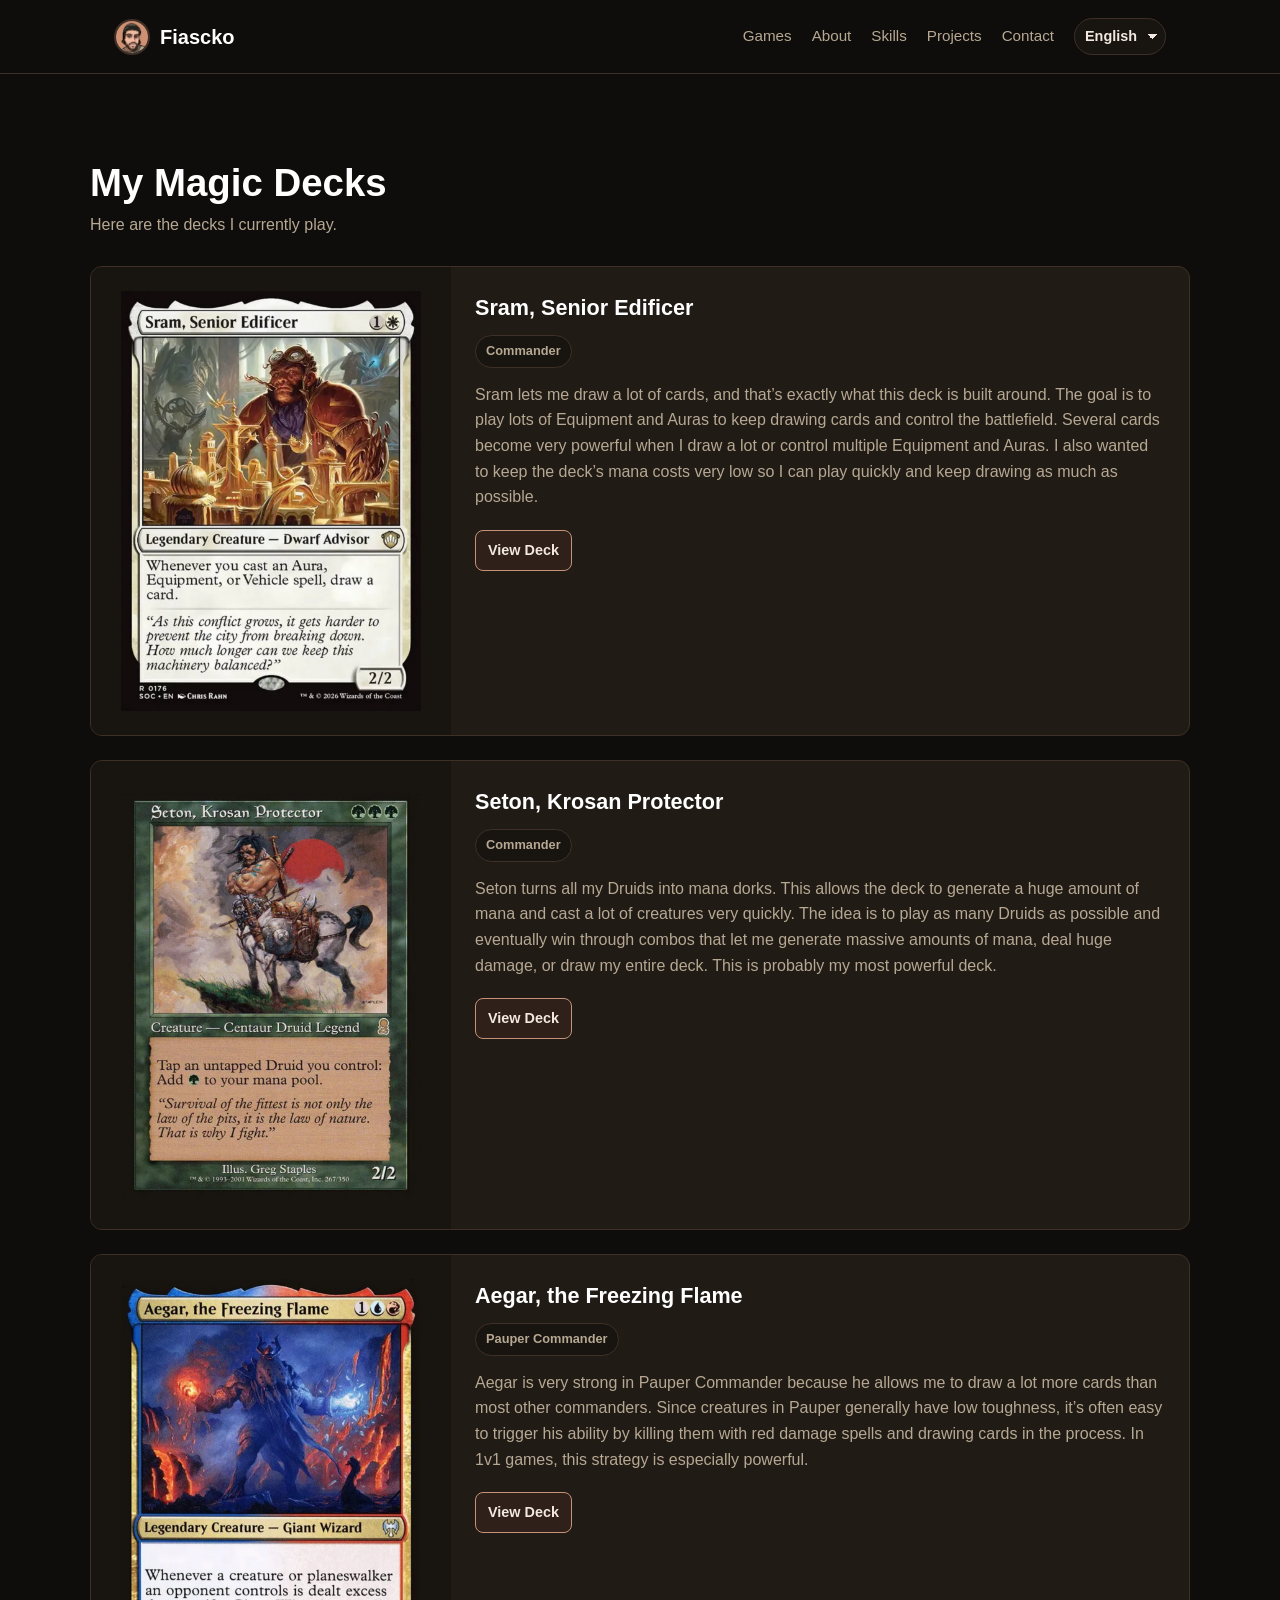
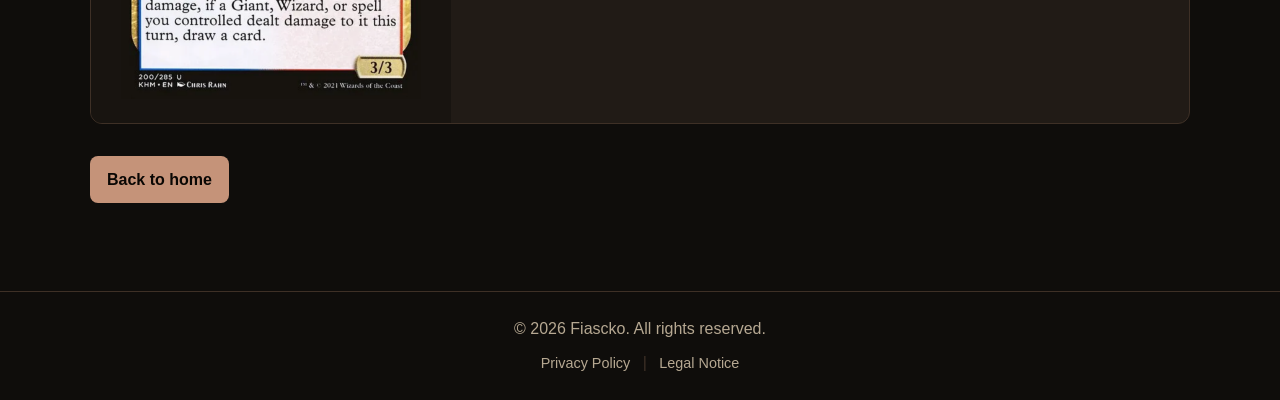
<file: mtg.html>
<!-- Copyright (c) Fiascko. All rights reserved. | Project: fiascko.com | File: mtg.html -->
<!DOCTYPE html>
<html lang="en" data-current-locale="en">
<head>
  <meta charset="UTF-8">
  <meta name="viewport" content="width=device-width, initial-scale=1.0">
  <meta name="robots" content="noindex"/>
  <meta
    name="description"
    content="Discover the Magic: The Gathering Commander decks played by Fiascko."
  >
  <title>Fiascko | My Magic Decks</title>
  <link rel="canonical" href="https://www.fiascko.com/mtg.html"/>
  <link rel="icon" type="image/png" href="assets/logo/favicon.png"/>
  <link rel="stylesheet" href="css/style.css"/>
</head>
<body>
  <header class="site-header">
    <nav class="navbar">
      <a href="index.html" class="logo">
        <img
          src="assets/logo/profile.jpg"
          alt="Fiascko logo"
          class="logo-image"
        >
        <span>Fiascko</span>
      </a>
      <div class="nav-links">
        <a href="index.html#games" data-locale="nav_games">Games</a>
        <a href="index.html#about" data-locale="nav_about">About</a>
        <a href="index.html#skills" data-locale="nav_skills">Skills</a>
        <a href="index.html#projects" data-locale="nav_projects">Projects</a>
        <a href="index.html#contact" data-locale="nav_contact">Contact</a>
        <div class="locale-select-wrapper">
          <select id="locale-select" class="locale-select" aria-label="Language">
            <option
              value="en"
              data-label-en="English"
              data-label-fr="Anglais"
              data-label-it="Inglese"
              data-label-es="Inglés"
            >
              English
            </option>
            <option
              value="fr"
              data-label-en="French"
              data-label-fr="Français"
              data-label-it="Francese"
              data-label-es="Francés"
            >
              French
            </option>
            <option
              value="es"
              data-label-en="Spanish"
              data-label-fr="Espagnol"
              data-label-it="Spagnolo"
              data-label-es="Español"
            >
              Spanish
            </option>
            <option
              value="it"
              data-label-en="Italian"
              data-label-fr="Italien"
              data-label-it="Italiano"
              data-label-es="Italiano"
            >
              Italian
            </option>
          </select>
        </div>
      </div>
    </nav>
  </header>
  <main>
    <section class="section mtg-page">
      <div class="section-header mtg-header">
        <h1 data-locale="mtg_title">My Magic Decks</h1>
        <p data-locale="mtg_description">
          Here are the decks I currently play.
        </p>
      </div>
      <div class="cards-grid mtg-grid">
        <article class="game-card mtg-card">
            <div class="mtg-card-image">
            <img
                src="assets/mtg/mtg-sram.png"
                alt="Sram, Senior Edificer"
                class="mtg-image"
            >
            </div>
            <div class="card-content">
            <h3>Sram, Senior Edificer</h3>
            <span class="mtg-format">Commander</span>
            <p data-locale="mtg_sram_description">
                Sram lets me draw a lot of cards, and that’s exactly what this deck is built around. The goal is to play lots of Equipment and Auras to keep drawing cards and control the battlefield. Several cards become very powerful when I draw a lot or control multiple Equipment and Auras. I also wanted to keep the deck’s mana costs very low so I can play quickly and keep drawing as much as possible.
            </p>
            <a
                href="https://moxfield.com/decks/JlnVsTA9oUOgvyaeK4nExg"
                class="btn btn-small"
                target="_blank"
                rel="noopener noreferrer"
                data-locale="mtg_view_deck"
            >
                View Deck
            </a>
            </div>
        </article>
        <article class="game-card mtg-card">
            <div class="mtg-card-image">
            <img
                src="assets/mtg/mtg-seton.png"
                alt="Seton, Krosan Protector"
                class="mtg-image"
            >
            </div>
            <div class="card-content">
            <h3>Seton, Krosan Protector</h3>
            <span class="mtg-format">Commander</span>
            <p data-locale="mtg_seton_description">
                Seton turns all my Druids into mana dorks. This allows the deck to generate a huge amount of mana and cast a lot of creatures very quickly. The idea is to play as many Druids as possible and eventually win through combos that let me generate massive amounts of mana, deal huge damage, or draw my entire deck. This is probably my most powerful deck.
            </p>
            <a
                href="https://moxfield.com/decks/CBf8oPrDYUmYJkS9DgwTDw"
                class="btn btn-small"
                target="_blank"
                rel="noopener noreferrer"
                data-locale="mtg_view_deck"
            >
                View Deck
            </a>
            </div>
        </article>
        <article class="game-card mtg-card">
            <div class="mtg-card-image">
            <img
                src="assets/mtg/mtg-aegar.png"
                alt="Aegar, the Freezing Flame"
                class="mtg-image"
            >
            </div>
            <div class="card-content">
            <h3>Aegar, the Freezing Flame</h3>
            <span class="mtg-format">Pauper Commander</span>
            <p data-locale="mtg_aegar_description">
                Aegar is very strong in Pauper Commander because he allows me to draw a lot more cards than most other commanders. Since creatures in Pauper generally have low toughness, it’s often easy to trigger his ability by killing them with red damage spells and drawing cards in the process. In 1v1 games, this strategy is especially powerful.
            </p>
            <a
                href="https://moxfield.com/decks/YbyvH86Tp06_ZwtHWuTpdg"
                class="btn btn-small"
                target="_blank"
                rel="noopener noreferrer"
                data-locale="mtg_view_deck"
            >
                View Deck
            </a>
            </div>
        </article>
        </div>
      <div class="hero-actions mtg-actions">
        <a
          href="index.html"
          class="btn btn-primary"
          data-locale="back_home"
        >
          Back to home
        </a>
      </div>
    </section>
  </main>
  <footer class="site-footer">
    <p>
      © <span id="current-year"></span> Fiascko.
      <span data-locale="footer_rights">All rights reserved.</span>
    </p>
    <p class="footer-links">
      <a
        href="privacy.html"
        data-locale="footer_privacy"
      >
        Privacy Policy
      </a>
      <span class="footer-separator">|</span>
      <a
        href="legal.html"
        data-locale="footer_legal"
      >
        Legal Notice
      </a>
    </p>
  </footer>
  <button id="back-to-top" class="back-to-top" type="button" aria-label="Back to top">
    ↑
  </button>
  <script src="js/locales/en.js"></script>
  <script src="js/locales/fr.js"></script>
  <script src="js/locales/es.js"></script>
  <script src="js/locales/it.js"></script>
  <script src="js/locales.js"></script>
  <script src="js/main.js"></script>
</body>
</html>
</file>
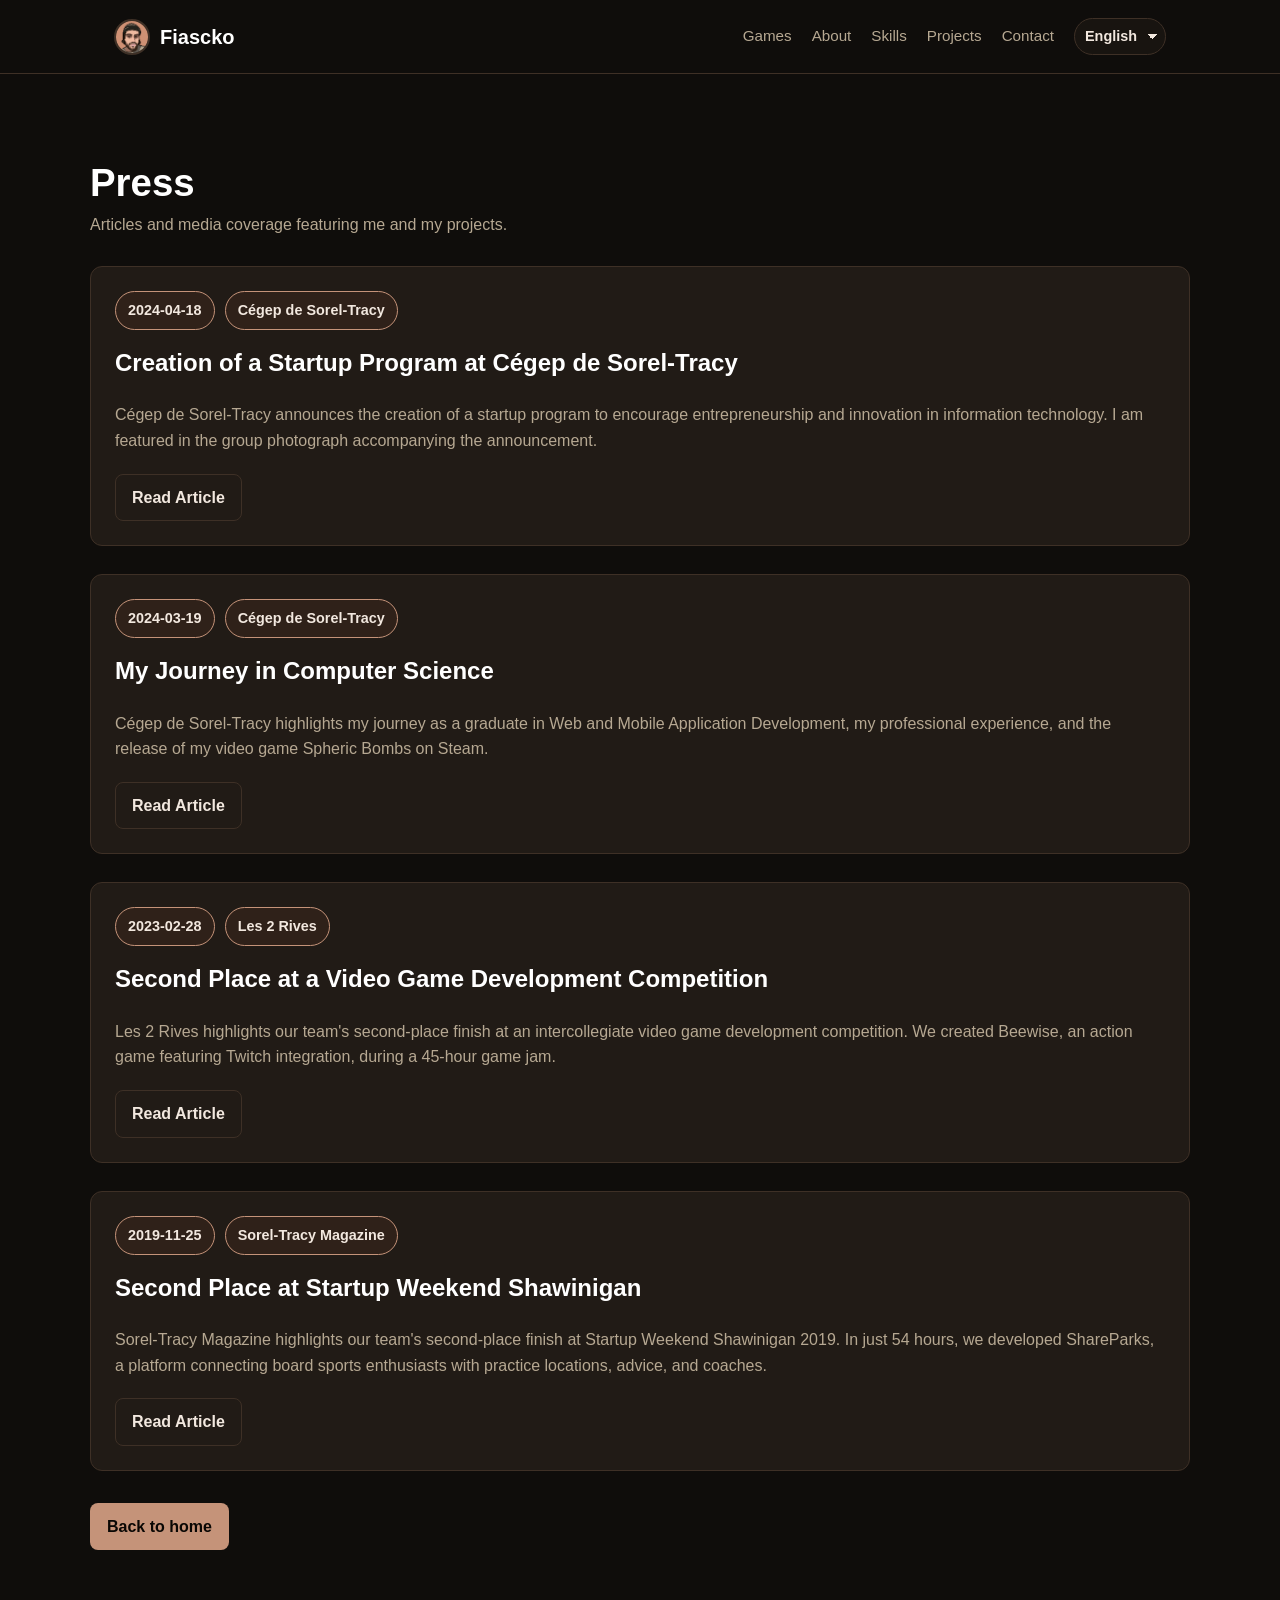
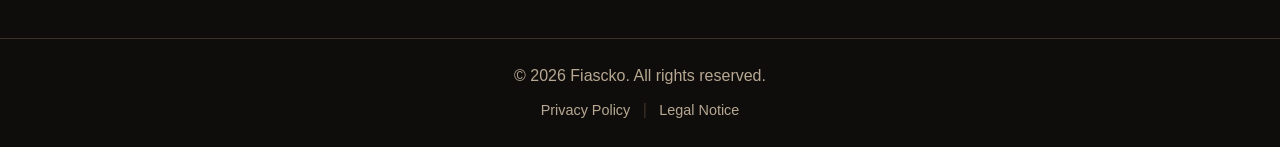
<file: press.html>
<!-- Copyright (c) Fiascko. All rights reserved. | Project: fiascko.com | File: press.html -->
<!DOCTYPE html>
<html lang="en" data-current-locale="en">
<head>
  <meta charset="UTF-8">
  <meta name="viewport" content="width=device-width, initial-scale=1.0">
  <meta
    name="description"
    content="Articles and media coverage featuring Fiascko and his projects."
  >
  <title>Fiascko | Press</title>
  <link rel="canonical" href="https://www.fiascko.com/press.html"/>
  <link rel="icon" type="image/png" href="assets/logo/favicon.png"/>
  <link rel="stylesheet" href="css/style.css"/>
</head>
<body>
  <header class="site-header">
    <nav class="navbar">
      <a href="index.html" class="logo">
        <img
          src="assets/logo/profile.jpg"
          alt="Fiascko logo"
          class="logo-image"
        >
        <span>Fiascko</span>
      </a>
      <div class="nav-links">
        <a href="index.html#games" data-locale="nav_games">Games</a>
        <a href="index.html#about" data-locale="nav_about">About</a>
        <a href="index.html#skills" data-locale="nav_skills">Skills</a>
        <a href="index.html#projects" data-locale="nav_projects">Projects</a>
        <a href="index.html#contact" data-locale="nav_contact">Contact</a>
        <div class="locale-select-wrapper">
          <select id="locale-select" class="locale-select" aria-label="Language">
            <option
              value="en"
              data-label-en="English"
              data-label-fr="Anglais"
              data-label-it="Inglese"
              data-label-es="Inglés"
            >
              English
            </option>
            <option
              value="fr"
              data-label-en="French"
              data-label-fr="Français"
              data-label-it="Francese"
              data-label-es="Francés"
            >
              French
            </option>
            <option
              value="es"
              data-label-en="Spanish"
              data-label-fr="Espagnol"
              data-label-it="Spagnolo"
              data-label-es="Español"
            >
              Spanish
            </option>
            <option
              value="it"
              data-label-en="Italian"
              data-label-fr="Italien"
              data-label-it="Italiano"
              data-label-es="Italiano"
            >
              Italian
            </option>
          </select>
        </div>
      </div>
    </nav>
  </header>
  <main>
    <section class="section press-page">
      <div class="section-header">
        <h1 data-locale="press_title">
          Press
        </h1>
        <p data-locale="press_description">
          Articles and media coverage featuring me and my projects.
        </p>
      </div>
      <div class="press-grid">
        <article class="press-card">
            <div class="press-tags">
                <time datetime="2024-04-18">2024-04-18</time>
                <span>Cégep de Sorel-Tracy</span>
            </div>
            <h2 data-locale="press_article_4_title">
                Creation of a Startup Program at Cégep de Sorel-Tracy
            </h2>
            <p data-locale="press_article_4_description">
                Cégep de Sorel-Tracy announces the creation of a startup program to encourage entrepreneurship and innovation in information technology. I am featured in the group photograph accompanying the announcement.
            </p>
            <a
                href="https://www.cegepst.qc.ca/2024/04/18/creation-dun-parcours-startup-au-sein-du-hub-du-cegep-de-sorel-tracy/"
                class="btn btn-secondary"
                target="_blank"
                rel="noopener noreferrer"
                data-locale="press_read_article"
            >
                Read Article
            </a>
        </article>
        <article class="press-card">
            <div class="press-tags">
                <time datetime="2024-03-19">2024-03-19</time>
                <span>Cégep de Sorel-Tracy</span>
            </div>
            <h2 data-locale="press_article_3_title">
                My Journey in Computer Science
            </h2>
            <p data-locale="press_article_3_description">
                Cégep de Sorel-Tracy highlights my journey as a graduate in Web and Mobile Application Development, my professional experience, and the release of my video game Spheric Bombs on Steam.
            </p>
            <a
                href="https://www.cegepst.qc.ca/2024/03/19/jeremy-te-parle-de-son-parcours-en-techniques-de-linformatique/"
                class="btn btn-secondary"
                target="_blank"
                rel="noopener noreferrer"
                data-locale="press_read_article"
            >
                Read Article
            </a>
        </article>
        <article class="press-card">
            <div class="press-tags">
                <time datetime="2023-02-28">2023-02-28</time>
                <span>Les 2 Rives</span>
            </div>
            <h2 data-locale="press_article_2_title">
                Second Place at a Video Game Development Competition
            </h2>
            <p data-locale="press_article_2_description">
                Les 2 Rives highlights our team's second-place finish at an intercollegiate video game development competition. We created Beewise, an action game featuring Twitch integration, during a 45-hour game jam.
            </p>
            <a
                href="https://les2rives.com/une-deuxieme-position-pour-lequipe-du-cegep-de-sorel-tracy/"
                class="btn btn-secondary"
                target="_blank"
                rel="noopener noreferrer"
                data-locale="press_read_article"
            >
                Read Article
            </a>
        </article>
        <article class="press-card">
            <div class="press-tags">
                <time datetime="2019-11-25">2019-11-25</time>
                <span>Sorel-Tracy Magazine</span>
            </div>
            <h2 data-locale="press_article_1_title">
                Second Place at Startup Weekend Shawinigan
            </h2>
            <p data-locale="press_article_1_description">
                Sorel-Tracy Magazine highlights our team's second-place finish at Startup Weekend Shawinigan 2019. In just 54 hours, we developed ShareParks, a platform connecting board sports enthusiasts with practice locations, advice, and coaches.
            </p>
            <a
                href="https://www.soreltracy.com/2019/nov/25n5.html"
                class="btn btn-secondary"
                target="_blank"
                rel="noopener noreferrer"
                data-locale="press_read_article"
            >
                Read Article
            </a>
        </article>
      </div>
      <div class="hero-actions press-actions">
        <a
          href="index.html"
          class="btn btn-primary"
          data-locale="back_home"
        >
          Back to home
        </a>
      </div>
    </section>
  </main>
  <footer class="site-footer">
    <p>
      © <span id="current-year"></span> Fiascko.
      <span data-locale="footer_rights">All rights reserved.</span>
    </p>
    <p class="footer-links">
      <a
        href="privacy.html"
        data-locale="footer_privacy"
      >
        Privacy Policy
      </a>
      <span class="footer-separator">|</span>
      <a
        href="legal.html"
        data-locale="footer_legal"
      >
        Legal Notice
      </a>
    </p>
  </footer>
  <button
    id="back-to-top"
    class="back-to-top"
    type="button"
    aria-label="Back to top"
  >
    ↑
  </button>
  <script src="js/locales/en.js"></script>
  <script src="js/locales/fr.js"></script>
  <script src="js/locales/es.js"></script>
  <script src="js/locales/it.js"></script>
  <script src="js/locales.js"></script>
  <script src="js/main.js"></script>
</body>
</html>
</file>
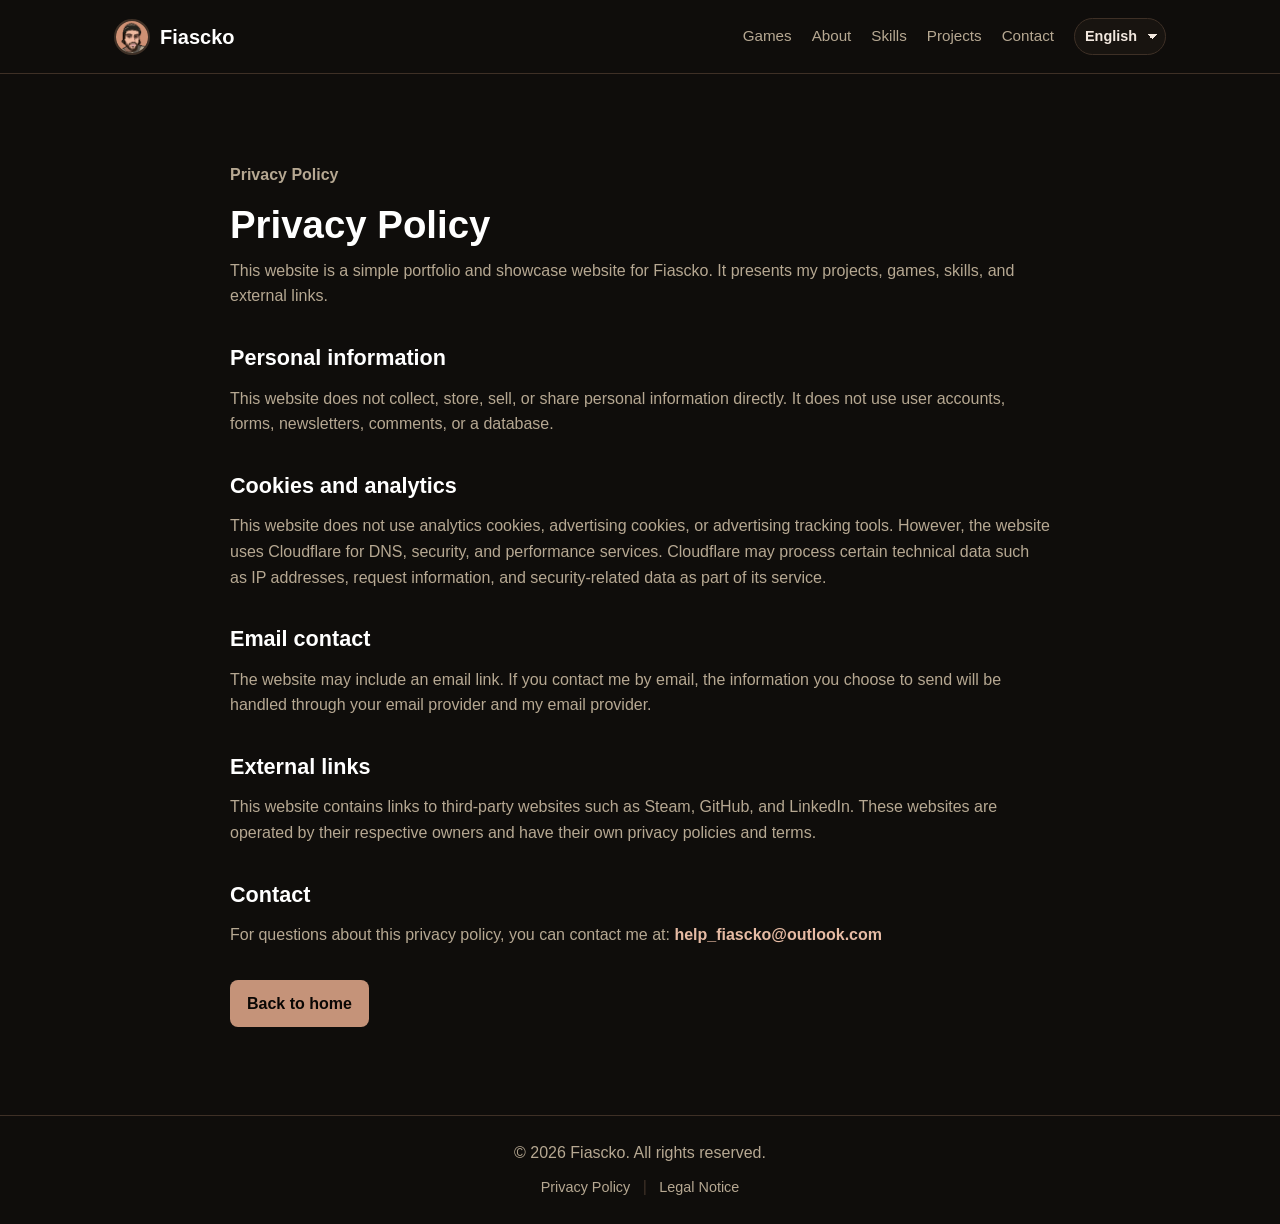
<file: privacy.html>
<!-- Copyright (c) Fiascko. All rights reserved. | Project: fiascko.com | File: privacy.html -->
<!DOCTYPE html>
<html lang="en">
<head>
  <meta charset="UTF-8"/>
  <meta name="viewport" content="width=device-width, initial-scale=1.0"/>
  <meta name="robots" content="noindex"/>
  <meta
    name="description"
    content="Privacy policy for the Fiascko website."
  />
  <title>Fiascko | Privacy Policy</title>
  <link rel="canonical" href="https://www.fiascko.com/privacy.html"/>
  <link rel="icon" type="image/png" href="assets/logo/favicon.png"/>
  <link rel="stylesheet" href="css/style.css"/>
</head>
<body id="top">
  <header class="site-header">
    <nav class="navbar">
      <a href="index.html" class="logo" aria-label="Fiascko home">
        <img
          src="assets/logo/profile.jpg"
          alt="Fiascko logo"
          class="logo-image"
        />
        <span>Fiascko</span>
      </a>
      <div class="nav-links">
        <a href="index.html#games" data-locale="nav_games">Games</a>
        <a href="index.html#about" data-locale="nav_about">About</a>
        <a href="index.html#skills" data-locale="nav_skills">Skills</a>
        <a href="index.html#projects" data-locale="nav_projects">Projects</a>
        <a href="index.html#contact" data-locale="nav_contact">Contact</a>
        <div class="locale-select-wrapper">
          <select id="locale-select" class="locale-select" aria-label="Language">
            <option
              value="en"
              data-label-en="English"
              data-label-fr="Anglais"
              data-label-it="Inglese"
              data-label-es="Inglés"
            >
              English
            </option>
            <option
              value="fr"
              data-label-en="French"
              data-label-fr="Français"
              data-label-it="Francese"
              data-label-es="Francés"
            >
              French
            </option>
            <option
              value="es"
              data-label-en="Spanish"
              data-label-fr="Espagnol"
              data-label-it="Spagnolo"
              data-label-es="Español"
            >
              Spanish
            </option>
            <option
              value="it"
              data-label-en="Italian"
              data-label-fr="Italien"
              data-label-it="Italiano"
              data-label-es="Italiano"
            >
              Italian
            </option>
          </select>
        </div>
      </div>
    </nav>
  </header>
  <main>
    <section class="section legal-page">
      <div class="legal-content">
        <p class="hero-tagline" data-locale="privacy_tagline">Privacy Policy</p>
        <h1 data-locale="privacy_title">Privacy Policy</h1>
        <p data-locale="privacy_intro">
          This website is a simple portfolio and showcase website for Fiascko.
          It presents my projects, games, skills, and external links.
        </p>
        <h2 data-locale="privacy_personal_title">Personal information</h2>
        <p data-locale="privacy_personal_text">
          This website does not collect, store, sell, or share personal
          information directly. It does not use user accounts, forms,
          newsletters, comments, or a database.
        </p>
        <h2 data-locale="privacy_cookies_title">Cookies and analytics</h2>
        <p data-locale="privacy_cookies_text">
          This website does not use analytics cookies, advertising cookies, or
          tracking tools.
        </p>
        <h2 data-locale="privacy_email_title">Email contact</h2>
        <p data-locale="privacy_email_text">
          The website may include an email link. If you contact me by email,
          the information you choose to send will be handled through your email
          provider and my email provider.
        </p>
        <h2 data-locale="privacy_links_title">External links</h2>
        <p data-locale="privacy_links_text">
          This website contains links to third-party websites such as Steam,
          GitHub, and LinkedIn. These websites are operated by their respective
          owners and have their own privacy policies and terms.
        </p>
        <h2 data-locale="privacy_contact_title">Contact</h2>
        <p>
          <span data-locale="privacy_contact_text">
            For questions about this privacy policy, you can contact me at:
          </span>
          <a href="mailto:help_fiascko@outlook.com">help_fiascko@outlook.com</a>
        </p>
        <div class="hero-actions legal-actions">
          <a href="index.html" class="btn btn-primary" data-locale="back_home">
            Back to home
          </a>
        </div>
      </div>
    </section>
  </main>
  <footer class="site-footer">
    <p>
      © <span id="current-year"></span> Fiascko.
      <span data-locale="footer_rights">All rights reserved.</span>
    </p>
    <p class="footer-links">
      <a href="privacy.html" data-locale="footer_privacy">Privacy Policy</a>
      <span class="footer-separator">|</span>
      <a href="legal.html" data-locale="footer_legal">Legal Notice</a>
    </p>
  </footer>
  <button id="back-to-top" class="back-to-top" type="button" aria-label="Back to top">
    ↑
  </button>
  <script src="js/locales/en.js"></script>
  <script src="js/locales/fr.js"></script>
  <script src="js/locales/es.js"></script>
  <script src="js/locales/it.js"></script>
  <script src="js/locales.js"></script>
  <script src="js/main.js"></script>
</body>
</html>
</file>
<file: css/style.css>
/* Copyright (c) Fiascko. All rights reserved. | Project: fiascko.com | File: style.css */

:root {
  --color-bg: #0F0D0B;
  --color-bg-soft: #181410;
  --color-bg-card: #211B16;
  --color-border: #3E3026;
  --color-text: #F2E8DF;
  --color-text-muted: #B6A892;
  --color-accent: #C59379;
  --color-accent-hover: #E6BBA4;
  --color-accent-soft: #2F2119;
  --color-black: #0A0704;
  --color-white: #FFFFFF;
  --max-width: 1100px;
  --border-radius: 12px;
  --transition: 0.2s ease;
  --color-current-bg: #2A1717;
  --color-current-border: #7A3E3E;
  --color-current-hover: #B85C5C;
  --color-current-shadow: #B85C5C33;
  --color-current-text-muted: #C98A8A;
}

/* Scroll */
html {
  scroll-behavior: smooth;
}

section[id] {
  scroll-margin-top: 120px;
}

.nav-links {
  scrollbar-width: none;
}

.nav-links::-webkit-scrollbar {
  display: none;
}

/* Base mobile first */
* {
  box-sizing: border-box;
  margin: 0;
  padding: 0;
}

body {
  min-width: 320px;
  font-family: Arial, Helvetica, sans-serif;
  background: var(--color-bg);
  color: var(--color-text);
  line-height: 1.6;
}

a {
  color: inherit;
  text-decoration: none;
}

button,
select {
  font: inherit;
}

img {
  max-width: 100%;
  display: block;
}

/* Header */
.site-header {
  position: sticky;
  top: 0;
  z-index: 100;
  background: var(--color-bg);
  border-bottom: 1px solid var(--color-border);
}

.navbar {
  width: 100%;
  max-width: var(--max-width);
  margin: 0 auto;
  padding: 16px;
  display: flex;
  flex-direction: column;
  gap: 14px;
}

.nav-link {
  position: relative;
  font-weight: 500;
}

.nav-link.active {
  color: var(--color-accent-hover);
  font-weight: 700;
}

.nav-link.active::after {
  content: "";
  position: absolute;
  left: 0;
  right: 0;
  bottom: -6px;

  height: 2px;
  border-radius: 999px;
  background: var(--color-accent);
}

/* Logo */
.logo {
  display: inline-flex;
  align-items: center;
  gap: 10px;
  width: fit-content;

  color: var(--color-white);
  font-size: 1.25rem;
  font-weight: 700;
  transition: color var(--transition);
}

.logo:hover {
  color: var(--color-accent-hover);
}

.logo-image {
  width: 36px;
  height: 36px;
  border: 2px solid var(--color-border);
  border-radius: 50%;
  object-fit: cover;
  background: var(--color-bg-card);
  transition: border-color var(--transition);
}

.logo:hover .logo-image {
  border-color: var(--color-accent);
}

/* Navigation */
.nav-links {
  display: flex;
  flex-wrap: wrap;
  align-items: center;
  gap: 10px;
  row-gap: 12px;
  width: 100%;
}

.nav-links a {
  color: var(--color-text-muted);
  font-size: clamp(0.68rem, 2.8vw, 0.95rem);
  white-space: nowrap;
  flex-shrink: 1;
  transition: color var(--transition);
}

.nav-links a:hover {
  color: var(--color-text);
}

.locale-select {
  appearance: none;
  flex: 0 0 auto;
  min-width: 92px;

  background:
    linear-gradient(45deg, transparent 50%, var(--color-text) 50%),
    linear-gradient(135deg, var(--color-text) 50%, transparent 50%),
    var(--color-bg-soft);

  background-position:
    calc(100% - 13px) 50%,
    calc(100% - 8px) 50%,
    0 0;

  background-size:
    5px 5px,
    5px 5px,
    100% 100%;

  background-repeat: no-repeat;

  color: var(--color-text);
  border: 1px solid var(--color-border);
  border-radius: 999px;
  padding: 6px 24px 6px 10px;
  cursor: pointer;
  font-size: 0.9rem;
  font-weight: 700;

  transition:
    border-color var(--transition),
    background-color var(--transition),
    color var(--transition),
    box-shadow var(--transition);
}

.locale-select:hover {
  border-color: var(--color-accent);
  color: var(--color-white);
  box-shadow: 0 0 12px var(--color-accent-soft);
}

.locale-select:focus,
.locale-select:focus-visible {
  outline: none;
  border-color: var(--color-accent);
  box-shadow: 0 0 0 2px var(--color-accent-soft);
}

.locale-select option {
  background: var(--color-bg-soft);
  color: var(--color-text);
}

@media (max-width: 899px) {
  .nav-links {
    flex-wrap: nowrap;
    gap: 7px;
  }

  .nav-links a {
    font-size: clamp(0.7rem, 2.5vw, 0.875rem);
  }

  .locale-select-wrapper {
    margin-left: auto;
  }

  .locale-select-wrapper.is-compact {
    margin-right: 6px;
  }
}

@media (max-width: 420px) {
  .nav-links {
    gap: 8px;
  }

  .nav-links a {
    font-size: clamp(0.66rem, 2.65vw, 0.85rem);
  }
}

html[data-current-locale="en"] .locale-select {
  width: 92px;
}

html[data-current-locale="fr"] .locale-select {
  width: 99px;
}

html[data-current-locale="es"] .locale-select {
  width: 98px;
}

html[data-current-locale="it"] .locale-select {
  width: 92px;
}

.locale-select-wrapper {
  position: relative;
  display: inline-flex;
  flex: 0 0 auto;
}

html[data-current-locale] .locale-select-wrapper.is-compact .locale-select {
  width: 50px;
  min-width: 0;
  color: transparent;
}

.locale-select-wrapper.is-compact::after {
  content: attr(data-short-label);
  position: absolute;
  top: 50%;
  left: 10px;
  transform: translateY(-50%);
  color: var(--color-text);
  font-size: 0.8rem;
  font-weight: 700;
  pointer-events: none;
}

html[lang="it"] .locale-select-wrapper.is-compact::after {
  left: 13px;
}

.locale-select-wrapper.is-compact .locale-select option {
  color: var(--color-text);
}

@media (max-width: 340px) {
  .locale-select-wrapper.is-compact .locale-select {
    padding: 6px 4px;
  }

  html[lang="es"] .nav-links {
    gap: 6px;
  }

  html[lang="es"] .navbar {
    padding-left: 8px;
    padding-right: 6px;
  }

  html[lang="es"] .nav-links a {
    font-size: 0.64rem;
  }
}

/* Hero */
.hero {
  padding: 64px 16px;
  border-bottom: 1px solid var(--color-border);
  background: var(--color-bg);
}

.hero-content {
  max-width: var(--max-width);
  margin: 0 auto;
}

.hero-tagline {
  display: inline-block;
  margin-bottom: 16px;
  color: var(--color-accent-hover);
  font-weight: 600;
}

.hero h1 {
  max-width: 760px;
  margin-bottom: 20px;
  color: var(--color-white);
  font-size: 2.3rem;
  line-height: 1.1;
}

.hero-description {
  max-width: 650px;
  margin-bottom: 32px;
  color: var(--color-text-muted);
  font-size: 1rem;
}

.hero-actions {
  display: flex;
  flex-direction: column;
  gap: 12px;
}

/* Sections */
.section {
  padding: 64px 16px;
}

.section-alt {
  background: var(--color-bg-soft);
  border-top: 1px solid var(--color-border);
  border-bottom: 1px solid var(--color-border);
}

.section-header,
.cards-grid,
.social-links {
  max-width: var(--max-width);
  margin-left: auto;
  margin-right: auto;
}

.section-header {
  margin-bottom: 28px;
}

.section-header h2 {
  margin-bottom: 8px;
  color: var(--color-white);
  font-size: 1.8rem;
}

.section-header h1 {
  margin-bottom: 8px;
  color: var(--color-white);
  font-size: 2.4rem;
  line-height: 1.1;
}

.section-header p {
  color: var(--color-text-muted);
}

/* Cards */
.cards-grid {
  display: grid;
  grid-template-columns: 1fr;
  gap: 20px;
}

.game-card {
  background: var(--color-bg-card);
  border: 1px solid var(--color-border);
  border-radius: var(--border-radius);
  overflow: hidden;
  transition:
    transform var(--transition),
    border-color var(--transition),
    box-shadow var(--transition);
}

.game-card:hover {
  transform: translateY(-4px);
  border-color: var(--color-accent);
  box-shadow: 0 0 24px var(--color-accent-soft);
}

.game-image {
  width: 100%;
  height: 180px;
  object-fit: cover;
  background: var(--color-bg-soft);
}

.card-content {
  padding: 20px;
}

.card-content h3 {
  margin-bottom: 10px;
  color: var(--color-white);
  font-size: 1.35rem;
}

.card-content p {
  margin-bottom: 20px;
  color: var(--color-text-muted);
}

/* Buttons */
.btn {
  display: inline-flex;
  align-items: center;
  justify-content: center;

  width: 100%;
  border: 1px solid transparent;
  border-radius: 8px;
  padding: 10px 16px;

  font-weight: 700;
  transition:
    background var(--transition),
    border-color var(--transition),
    color var(--transition),
    transform var(--transition);
}

.btn:hover {
  transform: translateY(-1px);
}

.btn-primary {
  background: var(--color-accent);
  color: var(--color-black);
}

.btn-primary:hover {
  background: var(--color-accent-hover);
  color: var(--color-black);
}

.btn-secondary {
  background: transparent;
  border-color: var(--color-border);
  color: var(--color-text);
}

.btn-secondary:hover {
  border-color: var(--color-accent);
  background: var(--color-accent-soft);
  color: var(--color-white);
}

.btn-small {
  background: var(--color-accent-soft);
  border-color: var(--color-accent);
  color: var(--color-text);
  font-size: 0.9rem;
  padding: 8px 12px;
}

.btn-small:hover {
  background: var(--color-accent);
  border-color: var(--color-accent);
  color: var(--color-black);
}

/* About */
.about-layout {
  max-width: var(--max-width);
  margin-left: auto;
  margin-right: auto;

  display: flex;
  flex-direction: column;
  align-items: center;
  gap: 28px;
}

.about-photo {
  display: flex;
  justify-content: center;
  width: 100%;
}

.about-photo img {
  width: 180px;
  height: 180px;

  object-fit: cover;
  object-position: center;

  border-radius: var(--border-radius);
  border: 1px solid var(--color-border);
  background: var(--color-bg-card);

  transition:
    border-color var(--transition),
    box-shadow var(--transition);
}

.about-photo img:hover {
  border-color: var(--color-accent);
  box-shadow: 0 0 24px var(--color-accent-soft);
}

.about-content {
  display: flex;
  flex-direction: column;
  gap: 24px;

  width: 100%;
}

.about-content p {
  color: var(--color-text-muted);
}

.about-stats {
  display: grid;
  grid-template-columns: repeat(2, minmax(0, 1fr));
  gap: 16px;
}

.about-stat {
  background: var(--color-bg-card);
  border: 1px solid var(--color-border);
  border-radius: var(--border-radius);

  padding: 18px 14px;
  text-align: center;

  transition:
    transform var(--transition),
    border-color var(--transition),
    box-shadow var(--transition);
}

.about-stat:hover {
  transform: translateY(-4px);
  border-color: var(--color-accent);
  box-shadow: 0 0 24px var(--color-accent-soft);
}

.about-stat-number {
  display: block;

  margin-bottom: 6px;

  color: var(--color-white);
  font-size: 1.8rem;
  font-weight: 700;
}

.about-stat-label {
  display: block;

  color: var(--color-text-muted);
  font-size: .9rem;
  line-height: 1.4;
}

.about-hobbies {
  color: var(--color-text-muted);
}

.about-links {
  display: flex;
  flex-direction: column;
  gap: 12px;
}

/* Professional Experience */
.experience-section {
  max-width: var(--max-width);
  margin: 48px auto 0;
}

.experience-heading {
  margin-bottom: 24px;
  color: var(--color-white);
  font-size: 1.4rem;
}

.experience-category {
  display: flex;
  position: relative;
  flex-direction: column;
  align-items: center;
  gap: 12px;
  margin-bottom: 24px;
  text-align: center;
}

.experience-category img {
  width: 40px;
  height: 40px;
  object-fit: contain;
}

.experience-category h4 {
  color: var(--color-white);
  font-size: 1.05rem;
}

.experience-items {
  display: flex;
  flex-direction: column;
  align-items: center;
  gap: 24px;
}

.experience-item {
  position: relative;
  display: flex;
  flex-direction: column;
  align-items: center;
  width: 100%;
  min-width: 0;
}

.experience-item:not(:first-child)::before {
  content: "";
  position: absolute;
  bottom: 100%;
  left: 50%;
  width: 2px;
  height: 24px;
  background: var(--color-accent);
  transform: translateX(-50%);
}

.experience-item-trigger {
  position: relative;
  display: flex;
  flex-direction: column;
  align-items: center;
  justify-content: center;
  gap: 6px;
  width: 100%;
  min-height: 120px;
  padding: 14px 12px;
  border: 1px solid var(--color-border);
  border-radius: 8px;
  background: var(--color-bg-soft);
  color: var(--color-text);
  text-align: center;
  overflow-wrap: anywhere;
  transition:
    border-color var(--transition),
    background var(--transition),
    box-shadow var(--transition);
}

.experience-item-trigger:hover {
  border-color: var(--color-accent);
  background: var(--color-accent-soft);
  box-shadow: 0 0 16px var(--color-accent-soft);
}

.experience-item-trigger strong {
  font-size: 0.9rem;
  line-height: 1.35;
}

.experience-item-current .experience-item-trigger {
  background: var(--color-current-bg);
  border-color: var(--color-current-border);
}

.experience-item-current .experience-item-trigger:hover {
  background: var(--color-current-bg);
  border-color: var(--color-current-hover);
  box-shadow: 0 0 16px var(--color-current-shadow);
}

.experience-item-current .experience-role,
.experience-item-current .experience-meta {
  color: var(--color-current-text-muted);
}

.experience-item-current .experience-separator {
  color: var(--color-current-hover);
}

.experience-item-current .experience-current {
  background: var(--color-current-bg);
  border-color: var(--color-current-border);
  color: var(--color-current-text-muted);
}

.experience-role {
  color: var(--color-accent-hover);
  font-size: 0.8rem;
}

.experience-meta {
  display: flex;
  align-items: center;
  justify-content: center;
  flex-wrap: wrap;
  column-gap: 5px;
  row-gap: 0;
  color: var(--color-text-muted);
  font-size: 0.8rem;
  text-align: center;
}

.experience-period {
  display: inline-flex;
  align-items: center;
  gap: 4px;
  white-space: nowrap;
}

.experience-separator {
  color: var(--color-accent);
  font-size: 1rem;
  line-height: 1;
}

.experience-current {
  border: 1px solid var(--color-accent);
  border-radius: 999px;
  padding: 3px 8px;
  background: var(--color-accent-soft);
  color: var(--color-accent-hover);
  font-size: 0.7rem;
  font-weight: 600;
}

.experience-website {
  display: inline-flex;
  align-items: center;
  justify-content: center;
  flex-wrap: wrap;
  width: auto;
  max-width: 100%;
  gap: 7px;
  margin-top: 8px;
  text-align: center;
}

.experience-website span {
  white-space: nowrap;
}

.experience-website img {
  width: 16px;
  height: 16px;
  object-fit: contain;
  flex-shrink: 0;
  filter: brightness(0) saturate(100%) invert(90%);
}

.experience-website:hover img {
  filter: brightness(0);
}

.experience-item-current .experience-website {
  background: var(--color-current-bg);
  border-color: var(--color-current-border);
  color: var(--color-current-text-muted);
}

.experience-item-current .experience-website:hover {
  background: var(--color-current-hover);
  border-color: var(--color-current-hover);
  color: var(--color-white);
}

.experience-item-current .experience-website img {
  filter: brightness(0) saturate(100%) invert(63%) sepia(24%) saturate(590%) hue-rotate(306deg) brightness(94%);
}

.experience-item-current .experience-website:hover img {
  filter: brightness(0) invert(1);
}

.experience-tree {
  display: grid;
  grid-template-columns: repeat(2, minmax(0, 1fr));
  gap: 20px;
}

.experience-category::after {
  content: "";
  position: absolute;
  top: 100%;
  left: 50%;
  width: 2px;
  height: 24px;
  background: var(--color-accent);
  transform: translateX(-50%);
}

/* Skills */
.skills-grid {
  max-width: var(--max-width);
  margin-left: auto;
  margin-right: auto;

  display: grid;
  grid-template-columns: 1fr;
  gap: 20px;
}

.skill-card {
  background: var(--color-bg-card);
  border: 1px solid var(--color-border);
  border-radius: var(--border-radius);
  padding: 20px;
}

.skill-card h3 {
  margin-bottom: 16px;
  color: var(--color-white);
  font-size: 1.25rem;
}

.skill-tags {
  display: flex;
  flex-wrap: wrap;
  gap: 10px;
}

.skill-tags span {
  display: inline-flex;
  align-items: center;

  border: 1px solid var(--color-border);
  border-radius: 999px;
  padding: 7px 12px;

  background: var(--color-bg-soft);
  color: var(--color-text);
  font-size: 0.9rem;
  font-weight: 600;
}

.skill-tags span:hover {
  border-color: var(--color-accent);
  background: var(--color-accent-soft);
  color: var(--color-white);
}

/* Projects */
.projects-grid {
  max-width: var(--max-width);
  margin-left: auto;
  margin-right: auto;

  display: grid;
  grid-template-columns: 1fr;
  gap: 20px;
}

.project-card {
  display: flex;
  flex-direction: column;
  align-items: flex-start;
  min-height: 190px;
  background: var(--color-bg-card);
  border: 1px solid var(--color-border);
  border-radius: var(--border-radius);
  padding: 20px;
  transition:
    transform var(--transition),
    border-color var(--transition),
    box-shadow var(--transition);
}

.project-card:hover {
  transform: translateY(-4px);
  border-color: var(--color-accent);
  box-shadow: 0 0 24px var(--color-accent-soft);
}

.project-card h3 {
  margin-bottom: 12px;
  color: var(--color-white);
  font-size: 1.25rem;
}

.project-card p {
  color: var(--color-text-muted);
  margin-bottom: 18px;
}

.project-tags {
  margin-bottom: 22px;
}

.project-card .btn {
  margin-top: 4px;
}

/* Social links */
.social-links {
  display: flex;
  flex-direction: column;
  gap: 12px;
}

.social-links a {
  display: inline-flex;
  align-items: center;
  justify-content: center;
  gap: 8px;
  border: 1px solid var(--color-border);
  border-radius: 8px;
  padding: 10px 14px;
  color: var(--color-text);
  text-align: center;
  transition:
    border-color var(--transition),
    background var(--transition),
    color var(--transition);
}

.social-links a:hover {
  border-color: var(--color-accent);
  background: var(--color-accent-soft);
  color: var(--color-white);
}

.social-icon {
  width: 20px;
  height: 20px;
  max-height: 1.2em;
  object-fit: contain;
  flex: 0 0 auto;
}

/* Footer */
.site-footer {
  padding: 24px 16px;
  border-top: 1px solid var(--color-border);
  background: var(--color-bg);
  color: var(--color-text-muted);
  text-align: center;
}

.footer-links {
  margin-top: 8px;
}

.footer-links a {
  color: var(--color-text-muted);
  font-size: 0.9rem;
}

.footer-links a:hover {
  color: var(--color-accent-hover);
}

.footer-separator {
  margin: 0 8px;
  color: var(--color-border);
}

/* Back to top */
.back-to-top {
  position: fixed;
  right: 16px;
  bottom: 16px;
  z-index: 90;

  width: 44px;
  height: 44px;
  border: 1px solid var(--color-border);
  border-radius: 50%;

  background: var(--color-bg-card);
  color: var(--color-text);
  cursor: pointer;

  font-size: 1.2rem;
  font-weight: 700;

  opacity: 0;
  pointer-events: none;
  transform: translateY(8px);

  transition:
    opacity var(--transition),
    transform var(--transition),
    border-color var(--transition),
    background var(--transition),
    color var(--transition);
}

.back-to-top.visible {
  opacity: 1;
  pointer-events: auto;
  transform: translateY(0);
}

.back-to-top:hover {
  border-color: var(--color-accent);
  background: var(--color-accent-soft);
  color: var(--color-white);
}

.back-to-top:focus-visible {
  outline: 2px solid var(--color-accent);
  outline-offset: 3px;
}

/* Legal / Privacy page */
.legal-page {
  min-height: 70vh;
}

.legal-content {
  max-width: 820px;
  margin-left: auto;
  margin-right: auto;
}

.legal-content h1 {
  margin-bottom: 12px;
  color: var(--color-white);
  font-size: 2.4rem;
  line-height: 1.1;
}

.legal-content h2 {
  margin-top: 32px;
  margin-bottom: 10px;
  color: var(--color-white);
  font-size: 1.35rem;
}

.legal-content p {
  margin-bottom: 16px;
  color: var(--color-text-muted);
}

.legal-content a {
  color: var(--color-accent-hover);
  font-weight: 600;
}

.legal-content a:hover {
  color: var(--color-white);
}

.legal-content .btn-primary {
  color: var(--color-black);
}

.legal-content .btn-primary:hover {
  color: var(--color-black);
}

.legal-actions {
  margin-top: 32px;
}

/* MTG */
.mtg-grid {
  grid-template-columns: 1fr;
}

.mtg-card {
  display: flex;
  flex-direction: column;
}

.mtg-card-image {
  display: flex;
  align-items: center;
  justify-content: center;

  padding: 24px;
  background: var(--color-bg-soft);
}

.mtg-image {
  width: auto;
  height: 360px;
  max-width: 100%;
  object-fit: contain;
}

.mtg-format {
  display: inline-flex;
  width: fit-content;

  margin-bottom: 14px;
  border: 1px solid var(--color-border);
  border-radius: 999px;
  padding: 5px 10px;

  background: var(--color-bg-soft);
  color: var(--color-text-muted);

  font-size: 0.8rem;
  font-weight: 600;
}

.mtg-card .card-content {
  display: flex;
  flex-direction: column;
  align-items: flex-start;
}

.mtg-actions {
  max-width: var(--max-width);
  margin: 32px auto 0;
}

/* Game Picks */
.game-picks-page {
  min-height: 70vh;
}

.game-picks-grid {
  display: grid;
  grid-template-columns: 1fr;
  gap: 28px;

  max-width: var(--max-width);
  margin-left: auto;
  margin-right: auto;
}

.game-pick-card {
  padding: 20px;

  background: var(--color-bg-card);
  border: 1px solid var(--color-border);
  border-radius: var(--border-radius);

  transition:
    transform var(--transition),
    border-color var(--transition),
    box-shadow var(--transition);
}

.game-pick-card:hover {
  transform: translateY(-4px);
  border-color: var(--color-accent);
  box-shadow: 0 0 24px var(--color-accent-soft);
}

.game-pick-card h2,
.press-card h2 {
  margin-bottom: 16px;
  color: var(--color-white);
  font-size: 1.5rem;
}

.game-pick-body {
  display: grid;
  grid-template-columns: 1fr;
  gap: 20px;
}

.game-pick-image {
  display: block;

  width: 100%;
  aspect-ratio: 16 / 9;

  object-fit: cover;
  object-position: center;

  border-radius: 8px;
  background: var(--color-bg-soft);
}

.game-pick-content {
  padding: 0;
}

.game-pick-content p {
  color: var(--color-text-muted);
}

.game-picks-actions {
  max-width: var(--max-width);
  margin: 32px auto 0;
}

/* Press */
.press-page {
  min-height: 70vh;
}

.press-grid {
  display: grid;
  grid-template-columns: 1fr;
  gap: 28px;

  max-width: var(--max-width);
  margin-left: auto;
  margin-right: auto;
}

.press-card {
  padding: 20px;

  background: var(--color-bg-card);
  border: 1px solid var(--color-border);
  border-radius: var(--border-radius);

  transition:
    transform var(--transition),
    border-color var(--transition),
    box-shadow var(--transition);
}

.press-card:hover {
  transform: translateY(-4px);
  border-color: var(--color-accent);
  box-shadow: 0 0 24px var(--color-accent-soft);
}

.press-card p {
  margin-bottom: 20px;
  color: var(--color-text-muted);
}

.press-actions {
  max-width: var(--max-width);
  margin: 32px auto 0;
}

.press-tags {
  display: flex;
  flex-wrap: wrap;
  gap: 10px;
  margin-bottom: 14px;
}

.press-tags time,
.press-tags span {
  display: inline-flex;
  align-items: center;

  border: 1px solid var(--color-accent);
  border-radius: 999px;
  padding: 7px 12px;

  background: var(--color-accent-soft);
  color: var(--color-text);
  font-size: 0.9rem;
  font-weight: 600;
}

/* Tablet */
@media (min-width: 640px) {
  .navbar {
    padding: 18px 24px;
  }

  .hero {
    padding: 80px 24px;
  }

  .hero h1 {
    font-size: 3rem;
  }

  .hero-description {
    font-size: 1.05rem;
  }

  .hero-actions {
    flex-direction: row;
  }

  .btn {
    width: auto;
  }

  .section {
    padding: 72px 24px;
  }

  .about-photo img {
    width: 220px;
    height: 220px;
  }

  .about-links {
    flex-direction: row;
    justify-content: flex-start;
  }

  .social-links {
    flex-direction: row;
    flex-wrap: wrap;
  }

  .social-links a {
    text-align: left;
  }
}

@media (min-width: 768px) {
  .experience-tree {
    grid-template-columns: repeat(4, minmax(0, 1fr));
  }
}

/* Desktop */
@media (min-width: 900px) {
  .navbar {
    flex-direction: row;
    justify-content: space-between;
    align-items: center;
  }

  .nav-links {
    justify-content: flex-end;
    flex: 1;
    gap: 20px;
    width: auto;
  }

  .nav-links a {
    font-size: 0.95rem;
    flex-shrink: 0;
  }

  .hero {
    padding: 110px 24px;
  }

  .hero h1 {
    font-size: 4.4rem;
  }

  .hero-description {
    font-size: 1.1rem;
  }

  .section {
    padding: 88px 24px;
  }

  .cards-grid {
    grid-template-columns: repeat(2, minmax(0, 1fr));
    gap: 24px;
  }

  /* MTG */
  .cards-grid.mtg-grid {
    grid-template-columns: 1fr;
  }

  .mtg-card {
    display: grid;
    grid-template-columns: 360px 1fr;
  }

  .mtg-card-image {
    display: flex;
    align-items: center;
    justify-content: center;
    padding: 24px;
  }

  .mtg-image {
    width: auto;
    height: 420px;
    max-width: 100%;
    object-fit: contain;
  }

  .game-image {
    height: 220px;
  }

  .card-content {
    padding: 24px;
  }

  .about-layout {
    display: grid;
    grid-template-columns: 220px 1fr;
    gap: 36px;
    align-items: start;
  }

  .about-content {
    text-align: left;
  }

  .about-stats {
    grid-template-columns: repeat(4, minmax(0, 1fr));
  }

  .skills-grid {
    grid-template-columns: repeat(3, minmax(0, 1fr));
    gap: 24px;
  }

  .skill-card {
    padding: 24px;
  }

  /* Game Picks */
  .game-pick-card {
    padding: 24px;
  }

  .game-pick-card h2,
  .press-card h2 {
    margin-bottom: 20px;
  }

  .game-pick-body {
    grid-template-columns: minmax(0, 48%) minmax(0, 1fr);
    align-items: start;
    gap: 32px;
  }

  .game-pick-content {
    padding-top: 4px;
  }

  /* Press */
  .press-card {
    padding: 24px;
  }
}
</file>
